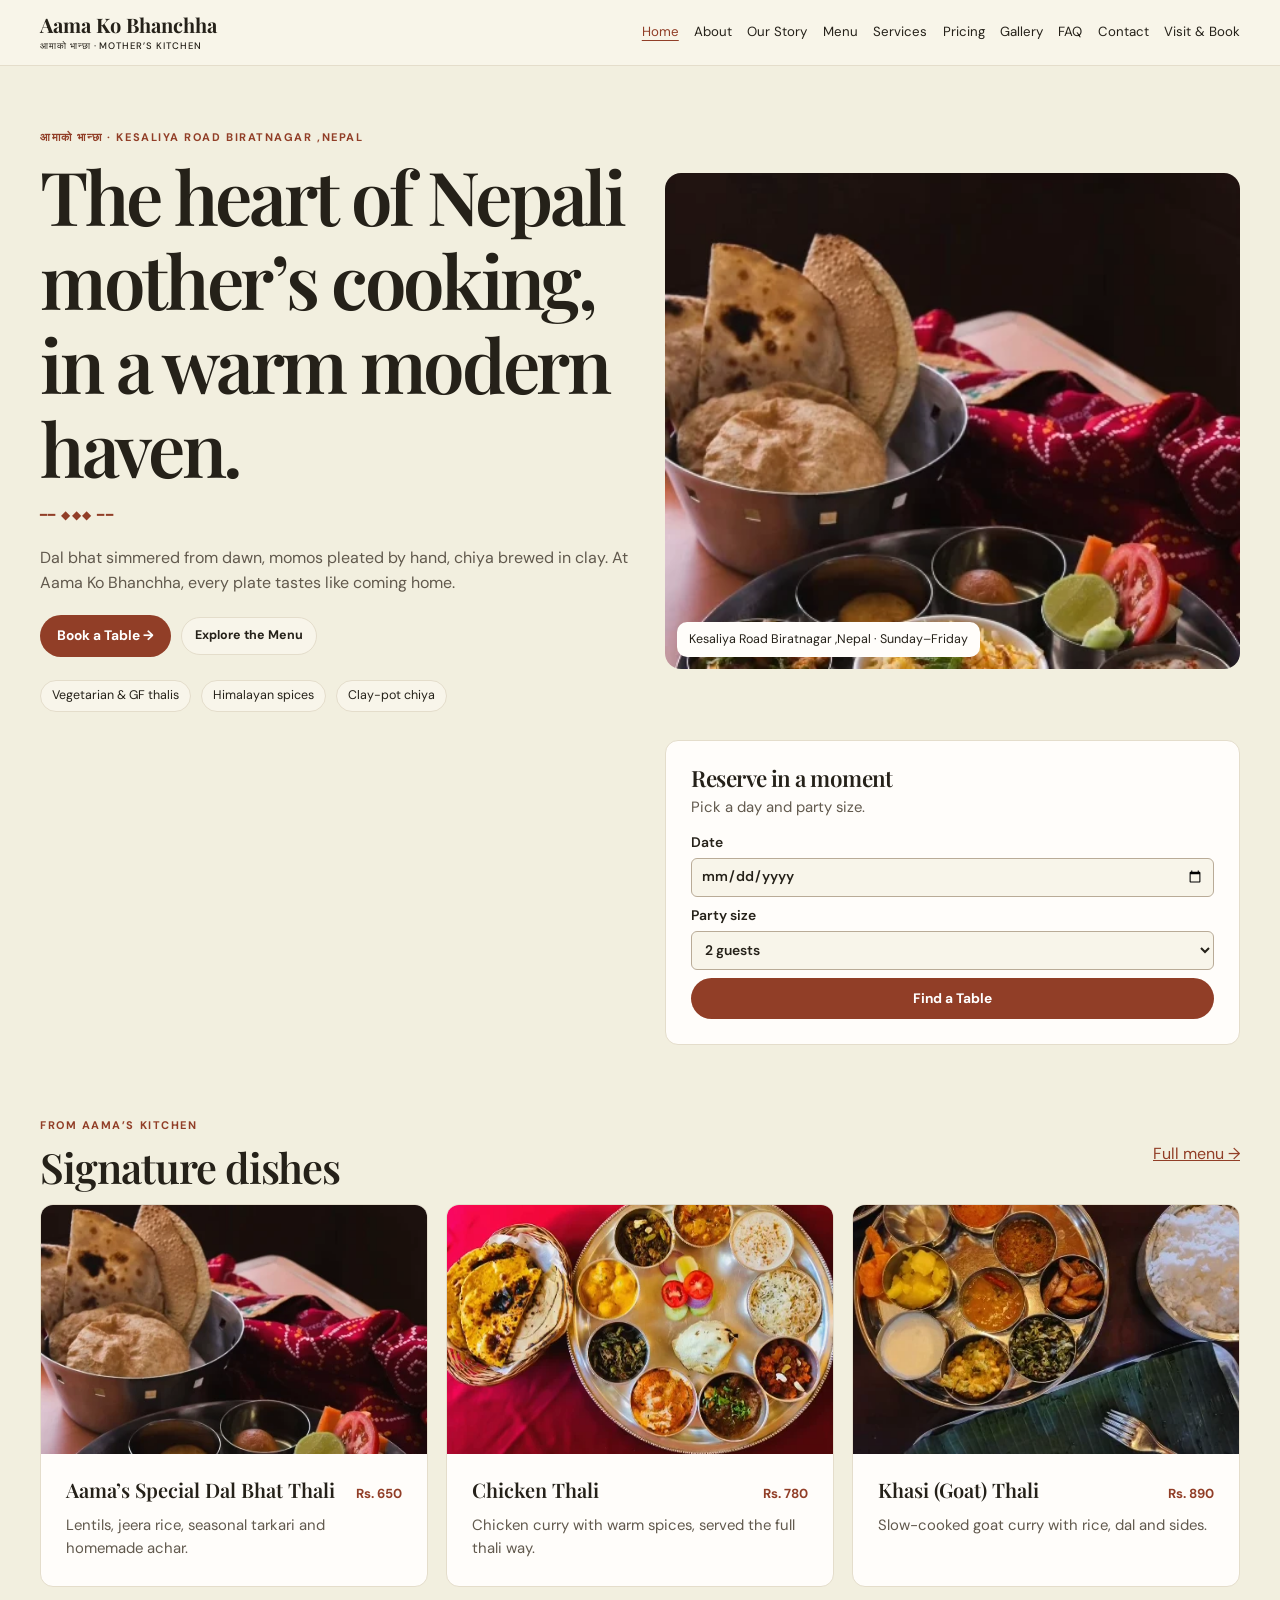
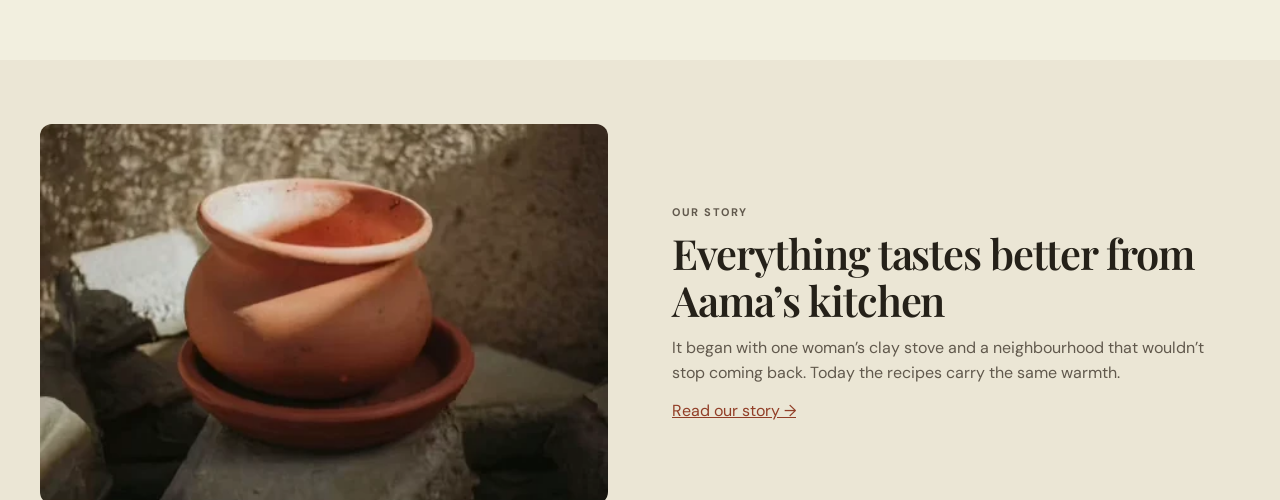
<file: index.html>
﻿<!doctype html>
<html lang="en">
<head>
  <meta charset="utf-8">
  <title>Aama Ko Bhanchha</title>
  <meta http-equiv="refresh" content="0; url=./public/">
</head>
<body>
  <a href="./public/">Open Aama Ko Bhanchha</a>
</body>
</html>
</file>
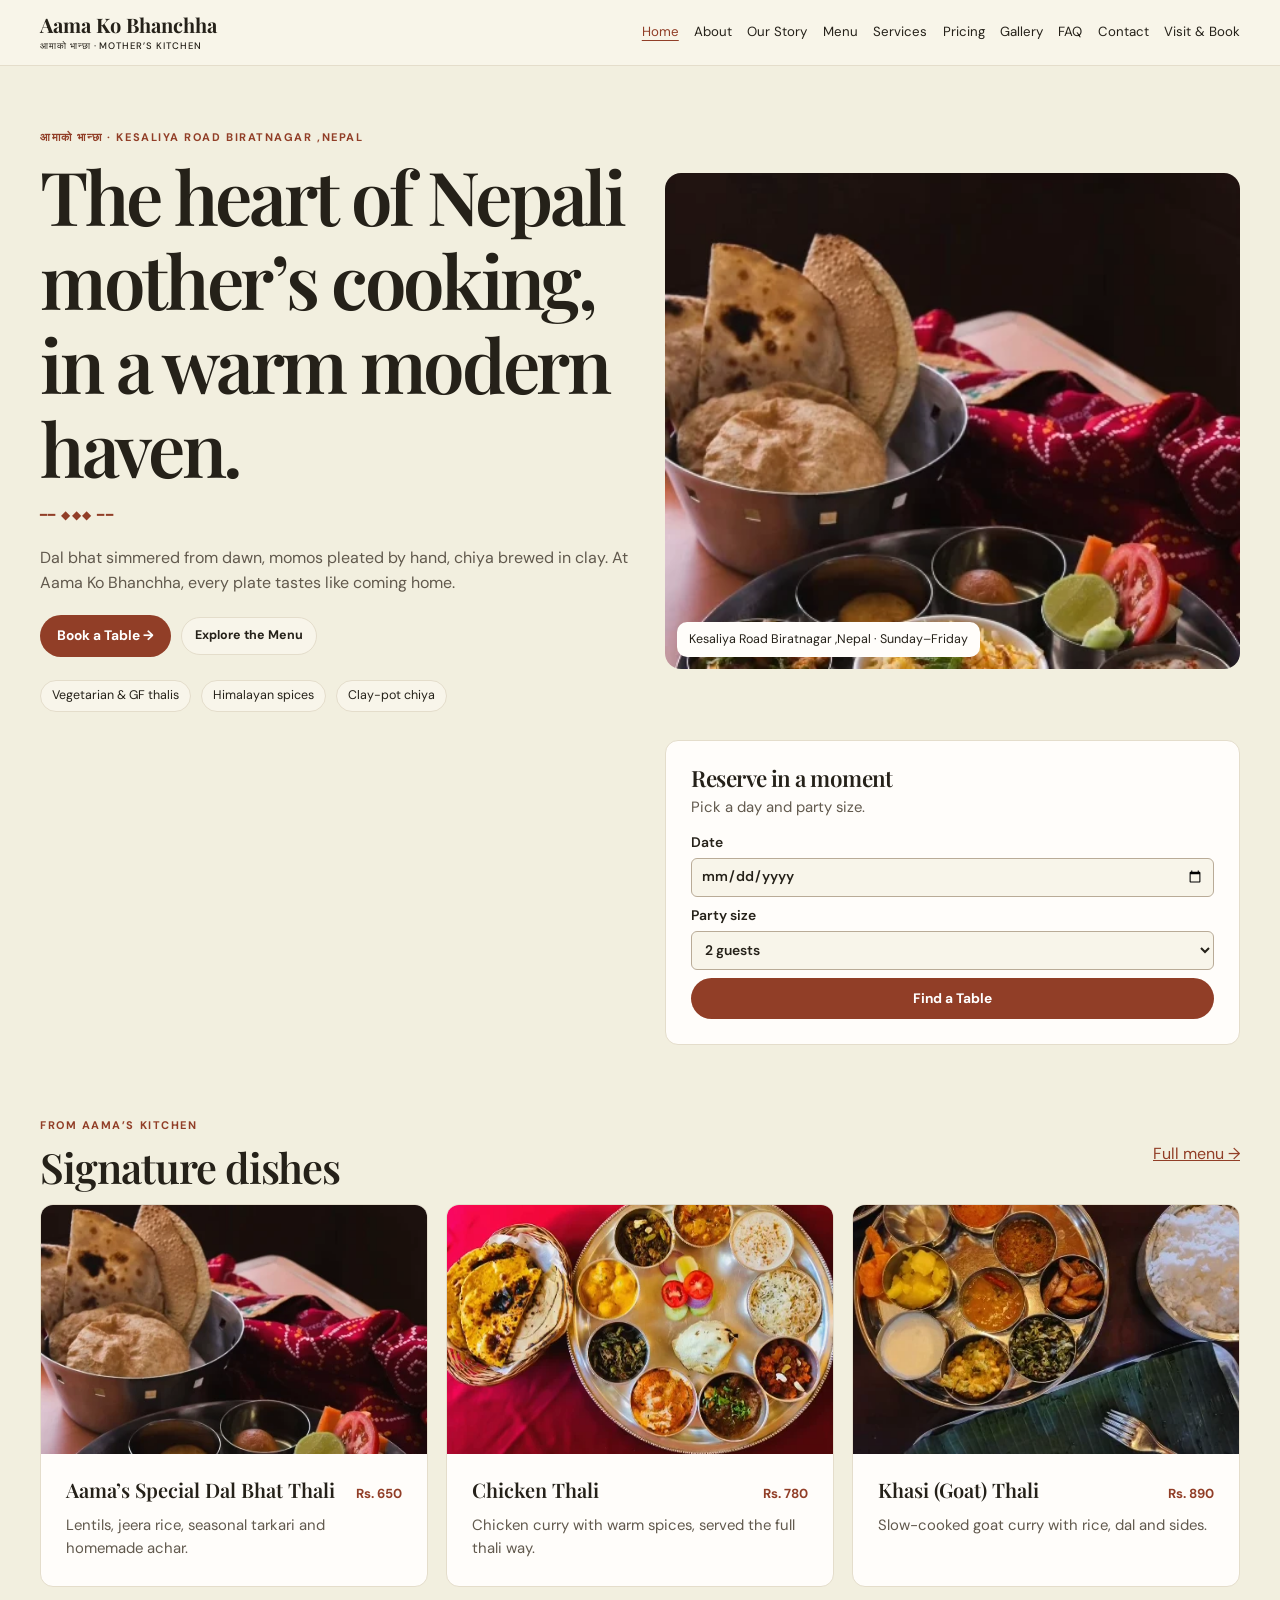
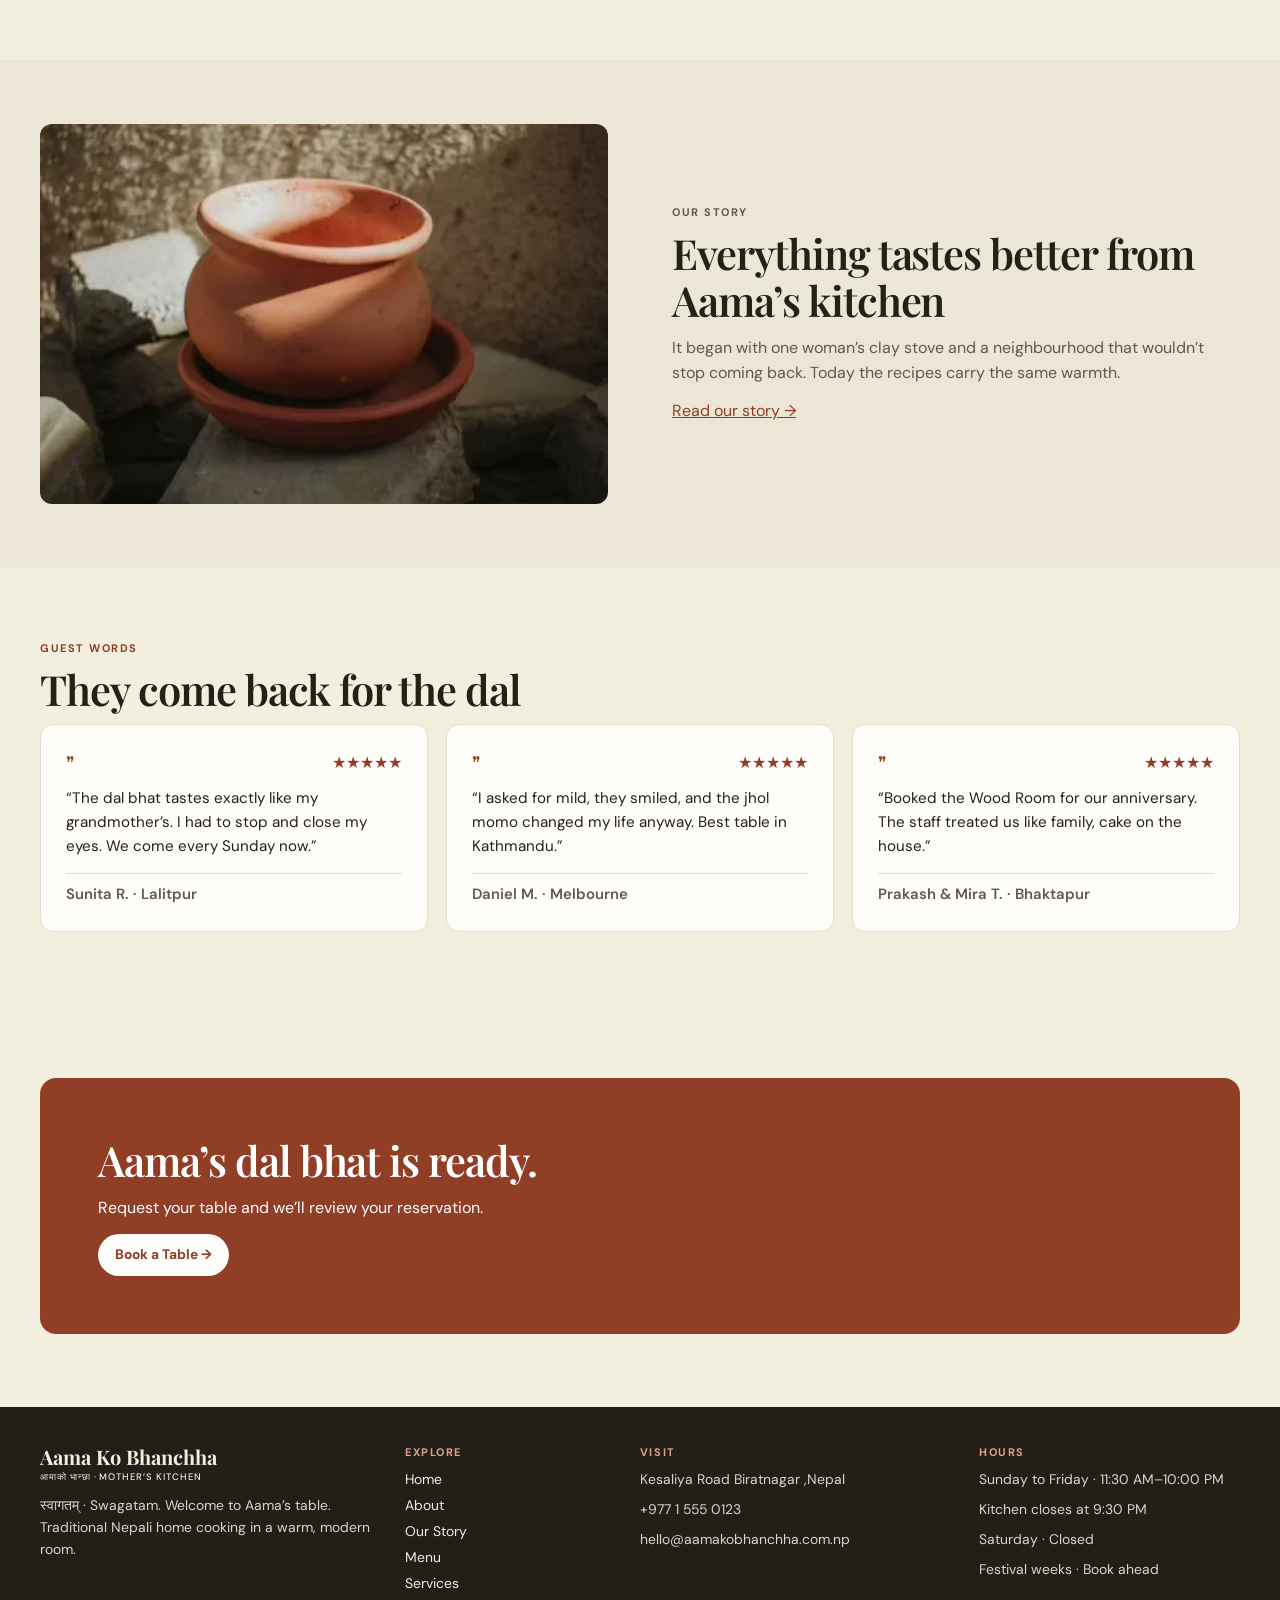
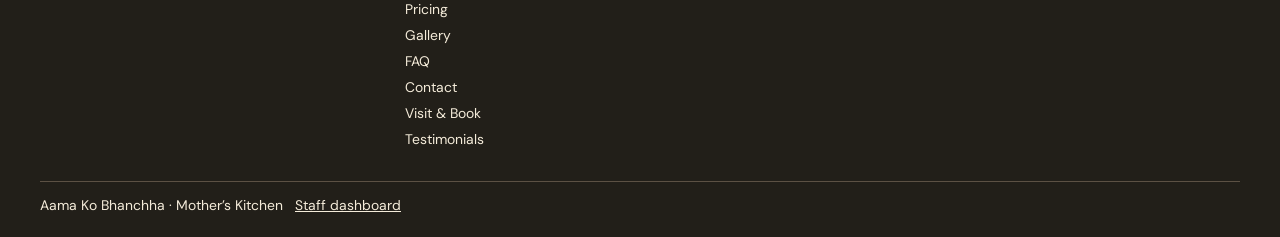
<file: public/index.html>
<!doctype html>
<html lang="en">
<head>
<meta charset="utf-8">
<meta name="viewport" content="width=device-width, initial-scale=1">
<meta name="description" content="Aama Ko Bhanchha. Traditional Nepali home cooking and table reservations.">
<title>Home | Aama Ko Bhanchha</title>
<link rel="stylesheet" href="style.css">
<script src="interface.js" defer></script>

</head>
<body>
<header class="top"><div class="top-inner"><a class="brand" href="index.html">Aama Ko Bhanchha<span><span lang="ne">आमाको भान्छा</span> · Mother’s Kitchen</span></a><nav class="desktop-nav" aria-label="Main"><a href="index.html" aria-current="page">Home</a><a href="about.html">About</a><a href="our-story.html">Our Story</a><a href="menu.html">Menu</a><a href="services.html">Services</a><a href="pricing.html">Pricing</a><a href="gallery.html">Gallery</a><a href="faq.html">FAQ</a><a href="contact.html">Contact</a><a href="visit-book.html">Visit &amp; Book</a></nav><button class="menu-toggle" type="button" aria-label="Open menu" aria-controls="mobile-menu">☰</button></div></header>
<dialog id="mobile-menu"><div class="drawer-head"><a class="brand" href="index.html">Aama Ko Bhanchha<span><span lang="ne">आमाको भान्छा</span> · Mother’s Kitchen</span></a><form method="dialog"><button aria-label="Close menu">×</button></form></div><nav aria-label="Mobile navigation"><a href="index.html" aria-current="page">Home</a><a href="about.html">About</a><a href="our-story.html">Our Story</a><a href="menu.html">Menu</a><a href="services.html">Services</a><a href="pricing.html">Pricing</a><a href="gallery.html">Gallery</a><a href="faq.html">FAQ</a><a href="contact.html">Contact</a><a href="visit-book.html">Visit &amp; Book</a><a href="index.html#testimonials">Testimonials</a><a class="button" href="visit-book.html">Book a Table →</a></nav></dialog>
<main>
<section class="wrap hero-grid">
<div class="hero-copy"><p class="eyebrow"><span lang="ne">आमाको भान्छा</span> · Kesaliya Road Biratnagar ,Nepal</p>
<h1>The heart of Nepali mother’s cooking, in a warm modern haven.</h1><div class="ornament" aria-hidden="true">━━ ◆◆◆ ━━</div>
<p>Dal bhat simmered from dawn, momos pleated by hand, chiya brewed in clay. At Aama Ko Bhanchha, every plate tastes like coming home.</p>
<div class="actions"><a class="button" href="visit-book.html">Book a Table →</a><a class="secondary" href="menu.html">Explore the Menu</a></div>
<div class="chips"><span>Vegetarian &amp; GF thalis</span><span>Himalayan spices</span><span>Clay-pot chiya</span></div></div>
<figure class="hero-photo"><img src="feast.webp" alt="Traditional Nepali meal served in brass dishes" loading="lazy"><figcaption>Kesaliya Road Biratnagar ,Nepal · Sunday–Friday</figcaption></figure>
<form class="card card-body quick-book" action="visit-book.html"><h2>Reserve in a moment</h2><p>Pick a day and party size.</p><label>Date<input type="date" name="date" required></label><label>Party size<select name="guests"><option value="1">1 guest</option><option value="2" selected>2 guests</option><option value="3">3 guests</option><option value="4">4 guests</option><option value="5">5 guests</option><option value="6">6 guests</option><option value="7">7 guests</option><option value="8">8 guests</option><option value="9">9 guests</option><option value="10">10 guests</option><option value="11">11 guests</option><option value="12">12 guests</option></select></label><button class="button">Find a Table</button></form>
</section>
<section class="wrap section"><div class="section-head"><div><p class="eyebrow">From Aama’s kitchen</p><h2>Signature dishes</h2></div><a href="menu.html">Full menu →</a></div><div class="cards"><article class="card"><img src="feast.webp" alt="Nepali brass thali with flatbread" loading="lazy"><div class="card-body"><h3>Aama’s Special Dal Bhat Thali <small class="price">Rs. 650</small></h3><p>Lentils, jeera rice, seasonal tarkari and homemade achar.</p></div></article><article class="card"><img src="chicken.webp" alt="Chicken thali on a red tablecloth" loading="lazy"><div class="card-body"><h3>Chicken Thali <small class="price">Rs. 780</small></h3><p>Chicken curry with warm spices, served the full thali way.</p></div></article><article class="card"><img src="brass.webp" alt="Brass thali with rice and side dishes" loading="lazy"><div class="card-body"><h3>Khasi (Goat) Thali <small class="price">Rs. 890</small></h3><p>Slow-cooked goat curry with rice, dal and sides.</p></div></article></div></section>
<section class="band"><div class="wrap story-grid"><img src="clay.webp" alt="Traditional Nepali clay pot" loading="lazy"><div><p class="eyebrow">Our Story</p><h2>Everything tastes better from Aama’s kitchen</h2><p>It began with one woman’s clay stove and a neighbourhood that wouldn’t stop coming back. Today the recipes carry the same warmth.</p><a href="our-story.html">Read our story →</a></div></div></section>
<section id="testimonials" class="wrap section"><p class="eyebrow">Guest words</p><h2>They come back for the dal</h2><div class="cards"><article class="card card-body review"><div aria-label="5 stars">❞ <span aria-hidden="true">★★★★★</span></div><blockquote>“The dal bhat tastes exactly like my grandmother’s. I had to stop and close my eyes. We come every Sunday now.”</blockquote><p>Sunita R. · Lalitpur</p></article><article class="card card-body review"><div aria-label="5 stars">❞ <span aria-hidden="true">★★★★★</span></div><blockquote>“I asked for mild, they smiled, and the jhol momo changed my life anyway. Best table in Kathmandu.”</blockquote><p>Daniel M. · Melbourne</p></article><article class="card card-body review"><div aria-label="5 stars">❞ <span aria-hidden="true">★★★★★</span></div><blockquote>“Booked the Wood Room for our anniversary. The staff treated us like family, cake on the house.”</blockquote><p>Prakash &amp; Mira T. · Bhaktapur</p></article></div></section>
<section class="wrap section"><div class="booking-banner"><h2>Aama’s dal bhat is ready.</h2><p>Request your table and we’ll review your reservation.</p><a class="button" href="visit-book.html">Book a Table →</a></div></section></main>
<footer class="site-footer"><div class="footer-grid">
<div><a class="brand" href="index.html">Aama Ko Bhanchha<span><span lang="ne">आमाको भान्छा</span> · Mother’s Kitchen</span></a><p><span lang="ne">स्वागतम्</span> · Swagatam. Welcome to Aama’s table. Traditional Nepali home cooking in a warm, modern room.</p></div>
<div><h2 class="eyebrow">Explore</h2><nav aria-label="Footer"><a href="index.html">Home</a><a href="about.html">About</a><a href="our-story.html">Our Story</a><a href="menu.html">Menu</a><a href="services.html">Services</a><a href="pricing.html">Pricing</a><a href="gallery.html">Gallery</a><a href="faq.html">FAQ</a><a href="contact.html">Contact</a><a href="visit-book.html">Visit &amp; Book</a><a href="index.html#testimonials">Testimonials</a></nav></div>
<div><h2 class="eyebrow">Visit</h2><p>Kesaliya Road Biratnagar ,Nepal</p><p><a href="tel:+97715550123">+977 1 555 0123</a></p><p><a href="mailto:hello@aamakobhanchha.com.np">hello@aamakobhanchha.com.np</a></p></div><div><h2 class="eyebrow">Hours</h2><p>Sunday to Friday · 11:30 AM–10:00 PM</p><p>Kitchen closes at 9:30 PM</p><p>Saturday · Closed</p><p>Festival weeks · Book ahead</p></div></div>
<div class="footer-bottom">Aama Ko Bhanchha · Mother’s Kitchen <a href="staff.html">Staff dashboard</a></div></footer>
</body>
</html>
</file>
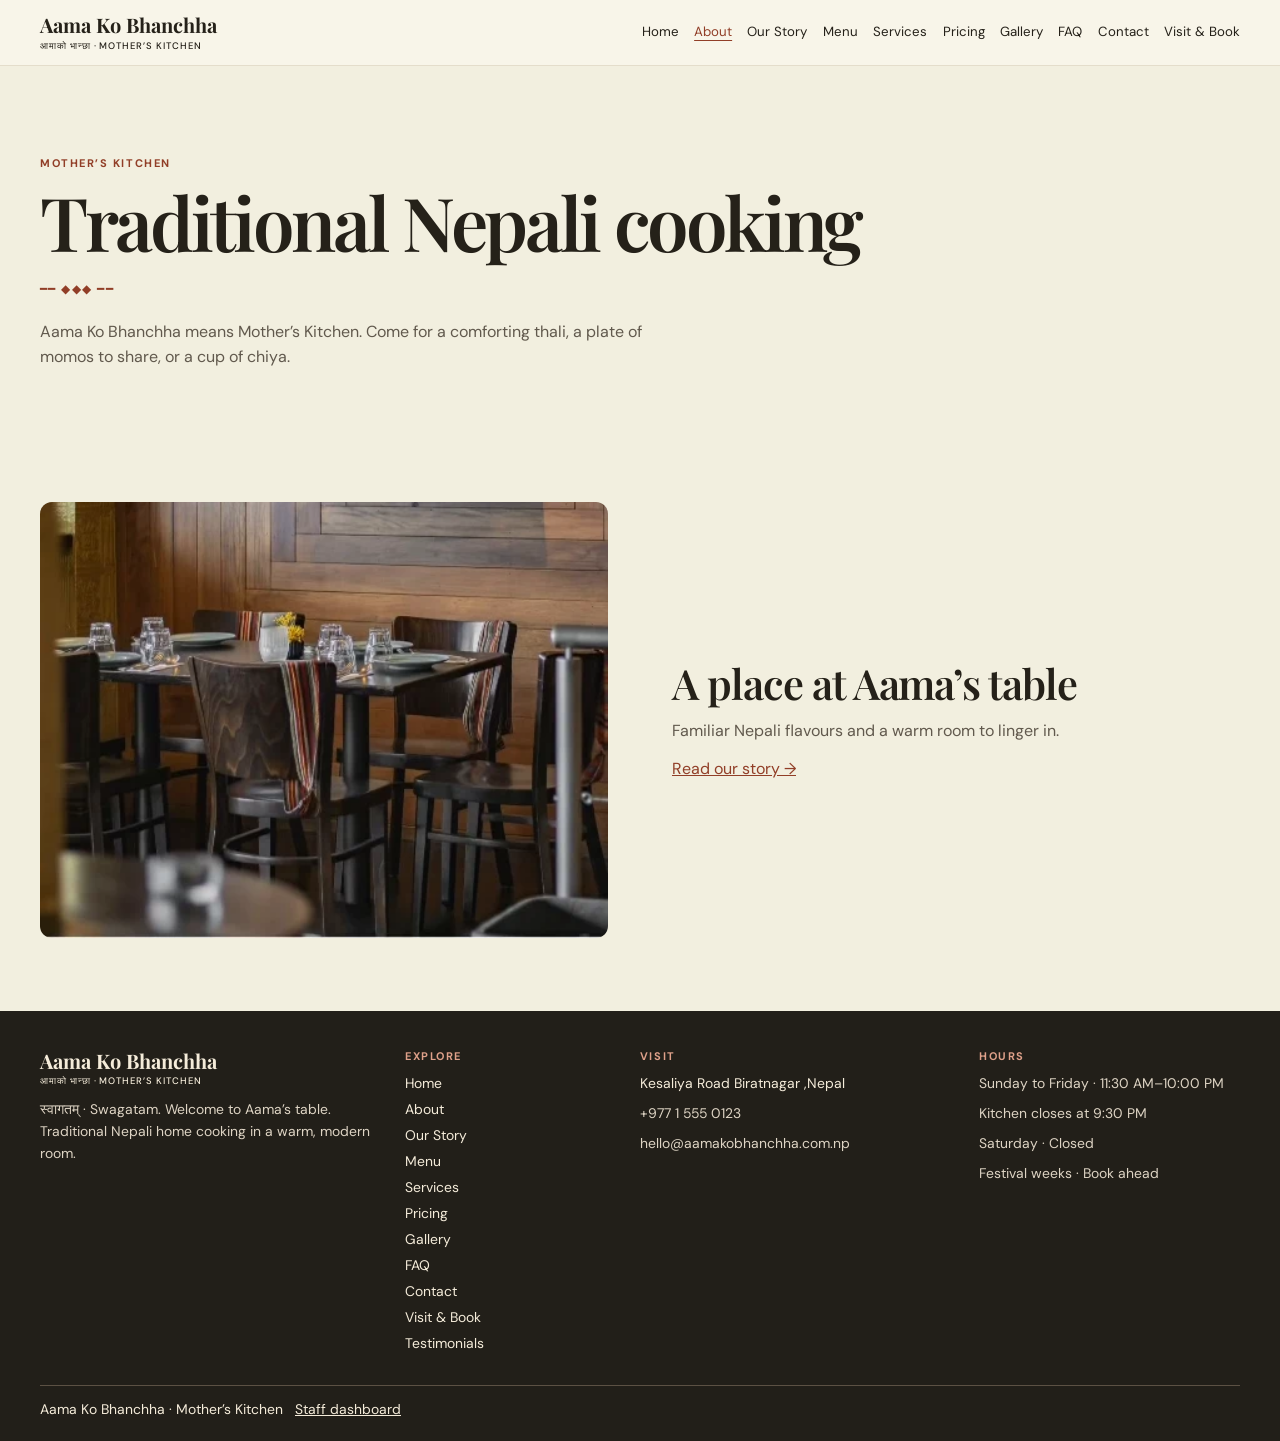
<file: public/about.html>
<!doctype html>
<html lang="en">
<head>
<meta charset="utf-8">
<meta name="viewport" content="width=device-width, initial-scale=1">
<meta name="description" content="Aama Ko Bhanchha. Traditional Nepali home cooking and table reservations.">
<title>About | Aama Ko Bhanchha</title>
<link rel="stylesheet" href="style.css">
<script src="interface.js" defer></script>

</head>
<body>
<header class="top"><div class="top-inner"><a class="brand" href="index.html">Aama Ko Bhanchha<span><span lang="ne">आमाको भान्छा</span> · Mother’s Kitchen</span></a><nav class="desktop-nav" aria-label="Main"><a href="index.html">Home</a><a href="about.html" aria-current="page">About</a><a href="our-story.html">Our Story</a><a href="menu.html">Menu</a><a href="services.html">Services</a><a href="pricing.html">Pricing</a><a href="gallery.html">Gallery</a><a href="faq.html">FAQ</a><a href="contact.html">Contact</a><a href="visit-book.html">Visit &amp; Book</a></nav><button class="menu-toggle" type="button" aria-label="Open menu" aria-controls="mobile-menu">☰</button></div></header>
<dialog id="mobile-menu"><div class="drawer-head"><a class="brand" href="index.html">Aama Ko Bhanchha<span><span lang="ne">आमाको भान्छा</span> · Mother’s Kitchen</span></a><form method="dialog"><button aria-label="Close menu">×</button></form></div><nav aria-label="Mobile navigation"><a href="index.html">Home</a><a href="about.html" aria-current="page">About</a><a href="our-story.html">Our Story</a><a href="menu.html">Menu</a><a href="services.html">Services</a><a href="pricing.html">Pricing</a><a href="gallery.html">Gallery</a><a href="faq.html">FAQ</a><a href="contact.html">Contact</a><a href="visit-book.html">Visit &amp; Book</a><a href="index.html#testimonials">Testimonials</a><a class="button" href="visit-book.html">Book a Table →</a></nav></dialog>
<main><section class="intro"><p class="eyebrow">Mother’s Kitchen</p><h1>Traditional Nepali cooking</h1><div class="ornament" aria-hidden="true">━━ ◆◆◆ ━━</div><p>Aama Ko Bhanchha means Mother’s Kitchen. Come for a comforting thali, a plate of momos to share, or a cup of chiya.</p></section><section class="wrap section story-grid"><img src="room.webp" alt="Warm wood dining room" loading="lazy"><div><h2>A place at Aama’s table</h2><p>Familiar Nepali flavours and a warm room to linger in.</p><a href="our-story.html">Read our story →</a></div></section></main>
<footer class="site-footer"><div class="footer-grid">
<div><a class="brand" href="index.html">Aama Ko Bhanchha<span><span lang="ne">आमाको भान्छा</span> · Mother’s Kitchen</span></a><p><span lang="ne">स्वागतम्</span> · Swagatam. Welcome to Aama’s table. Traditional Nepali home cooking in a warm, modern room.</p></div>
<div><h2 class="eyebrow">Explore</h2><nav aria-label="Footer"><a href="index.html">Home</a><a href="about.html">About</a><a href="our-story.html">Our Story</a><a href="menu.html">Menu</a><a href="services.html">Services</a><a href="pricing.html">Pricing</a><a href="gallery.html">Gallery</a><a href="faq.html">FAQ</a><a href="contact.html">Contact</a><a href="visit-book.html">Visit &amp; Book</a><a href="index.html#testimonials">Testimonials</a></nav></div>
<div><h2 class="eyebrow">Visit</h2><p></p> Kesaliya Road Biratnagar ,Nepal</p><p><a href="tel:+97715550123">+977 1 555 0123</a></p><p><a href="mailto:hello@aamakobhanchha.com.np">hello@aamakobhanchha.com.np</a></p></div><div><h2 class="eyebrow">Hours</h2><p>Sunday to Friday · 11:30 AM–10:00 PM</p><p>Kitchen closes at 9:30 PM</p><p>Saturday · Closed</p><p>Festival weeks · Book ahead</p></div></div>
<div class="footer-bottom">Aama Ko Bhanchha · Mother’s Kitchen <a href="staff.html">Staff dashboard</a></div></footer>
</body>
</html>
</file>
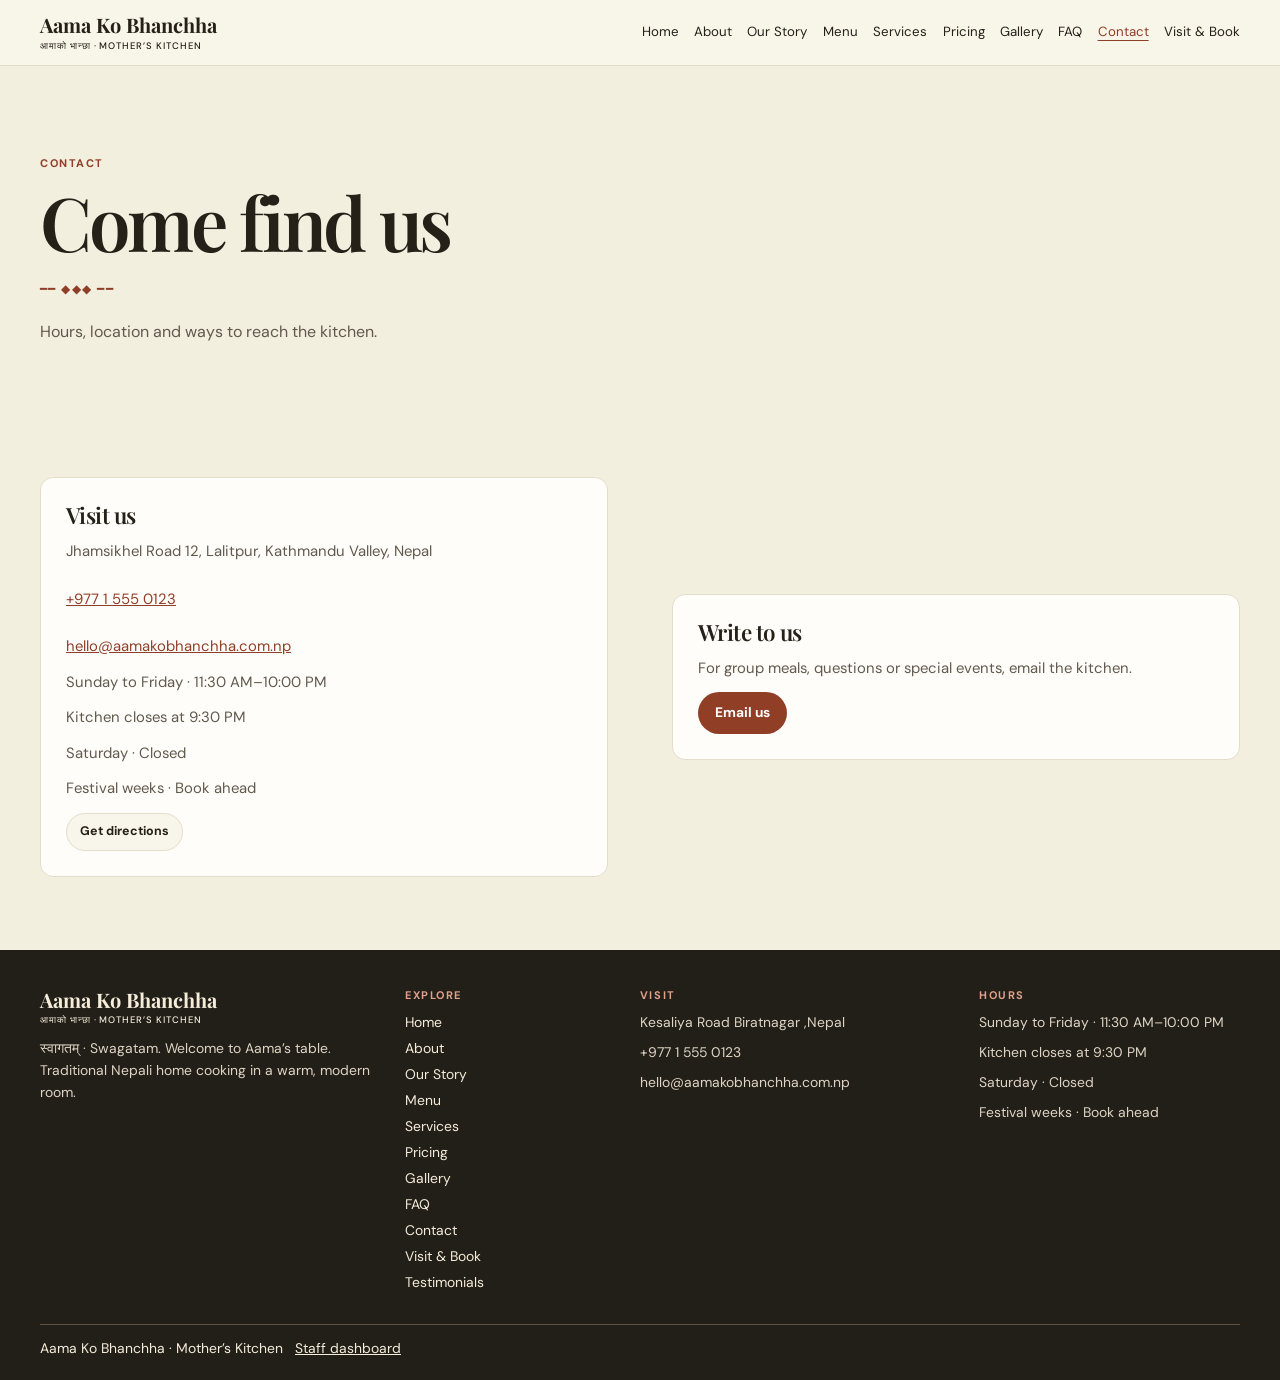
<file: public/contact.html>
<!doctype html>
<html lang="en">
<head>
<meta charset="utf-8">
<meta name="viewport" content="width=device-width, initial-scale=1">
<meta name="description" content="Aama Ko Bhanchha. Traditional Nepali home cooking and table reservations.">
<title>Contact | Aama Ko Bhanchha</title>
<link rel="stylesheet" href="style.css">
<script src="interface.js" defer></script>

</head>
<body>
<header class="top"><div class="top-inner"><a class="brand" href="index.html">Aama Ko Bhanchha<span><span lang="ne">आमाको भान्छा</span> · Mother’s Kitchen</span></a><nav class="desktop-nav" aria-label="Main"><a href="index.html">Home</a><a href="about.html">About</a><a href="our-story.html">Our Story</a><a href="menu.html">Menu</a><a href="services.html">Services</a><a href="pricing.html">Pricing</a><a href="gallery.html">Gallery</a><a href="faq.html">FAQ</a><a href="contact.html" aria-current="page">Contact</a><a href="visit-book.html">Visit &amp; Book</a></nav><button class="menu-toggle" type="button" aria-label="Open menu" aria-controls="mobile-menu">☰</button></div></header>
<dialog id="mobile-menu"><div class="drawer-head"><a class="brand" href="index.html">Aama Ko Bhanchha<span><span lang="ne">आमाको भान्छा</span> · Mother’s Kitchen</span></a><form method="dialog"><button aria-label="Close menu">×</button></form></div><nav aria-label="Mobile navigation"><a href="index.html">Home</a><a href="about.html">About</a><a href="our-story.html">Our Story</a><a href="menu.html">Menu</a><a href="services.html">Services</a><a href="pricing.html">Pricing</a><a href="gallery.html">Gallery</a><a href="faq.html">FAQ</a><a href="contact.html" aria-current="page">Contact</a><a href="visit-book.html">Visit &amp; Book</a><a href="index.html#testimonials">Testimonials</a><a class="button" href="visit-book.html">Book a Table →</a></nav></dialog>
<main><section class="intro"><p class="eyebrow">Contact</p><h1>Come find us</h1><div class="ornament" aria-hidden="true">━━ ◆◆◆ ━━</div><p>Hours, location and ways to reach the kitchen.</p></section><section class="wrap section story-grid"><div class="card card-body"><h2>Visit us</h2><p>Jhamsikhel Road 12, Lalitpur, Kathmandu Valley, Nepal</p><p><a href="tel:+97715550123">+977 1 555 0123</a></p><p><a href="mailto:hello@aamakobhanchha.com.np">hello@aamakobhanchha.com.np</a></p><p>Sunday to Friday · 11:30 AM–10:00 PM</p><p>Kitchen closes at 9:30 PM</p><p>Saturday · Closed</p><p>Festival weeks · Book ahead</p><a class="secondary" href="https://www.google.com/maps/search/?api=1&amp;query=Jhamsikhel+Road+Lalitpur+Nepal">Get directions</a></div><div class="card card-body"><h2>Write to us</h2><p>For group meals, questions or special events, email the kitchen.</p><a class="button" href="mailto:hello@aamakobhanchha.com.np">Email us</a></div></section></main>
<footer class="site-footer"><div class="footer-grid">
<div><a class="brand" href="index.html">Aama Ko Bhanchha<span><span lang="ne">आमाको भान्छा</span> · Mother’s Kitchen</span></a><p><span lang="ne">स्वागतम्</span> · Swagatam. Welcome to Aama’s table. Traditional Nepali home cooking in a warm, modern room.</p></div>
<div><h2 class="eyebrow">Explore</h2><nav aria-label="Footer"><a href="index.html">Home</a><a href="about.html">About</a><a href="our-story.html">Our Story</a><a href="menu.html">Menu</a><a href="services.html">Services</a><a href="pricing.html">Pricing</a><a href="gallery.html">Gallery</a><a href="faq.html">FAQ</a><a href="contact.html">Contact</a><a href="visit-book.html">Visit &amp; Book</a><a href="index.html#testimonials">Testimonials</a></nav></div>
<div><h2 class="eyebrow">Visit</h2><p>Kesaliya Road Biratnagar ,Nepal</p><p><a href="tel:+97715550123">+977 1 555 0123</a></p><p><a href="mailto:hello@aamakobhanchha.com.np">hello@aamakobhanchha.com.np</a></p></div><div><h2 class="eyebrow">Hours</h2><p>Sunday to Friday · 11:30 AM–10:00 PM</p><p>Kitchen closes at 9:30 PM</p><p>Saturday · Closed</p><p>Festival weeks · Book ahead</p></div></div>
<div class="footer-bottom">Aama Ko Bhanchha · Mother’s Kitchen <a href="staff.html">Staff dashboard</a></div></footer>
</body>
</html>
</file>
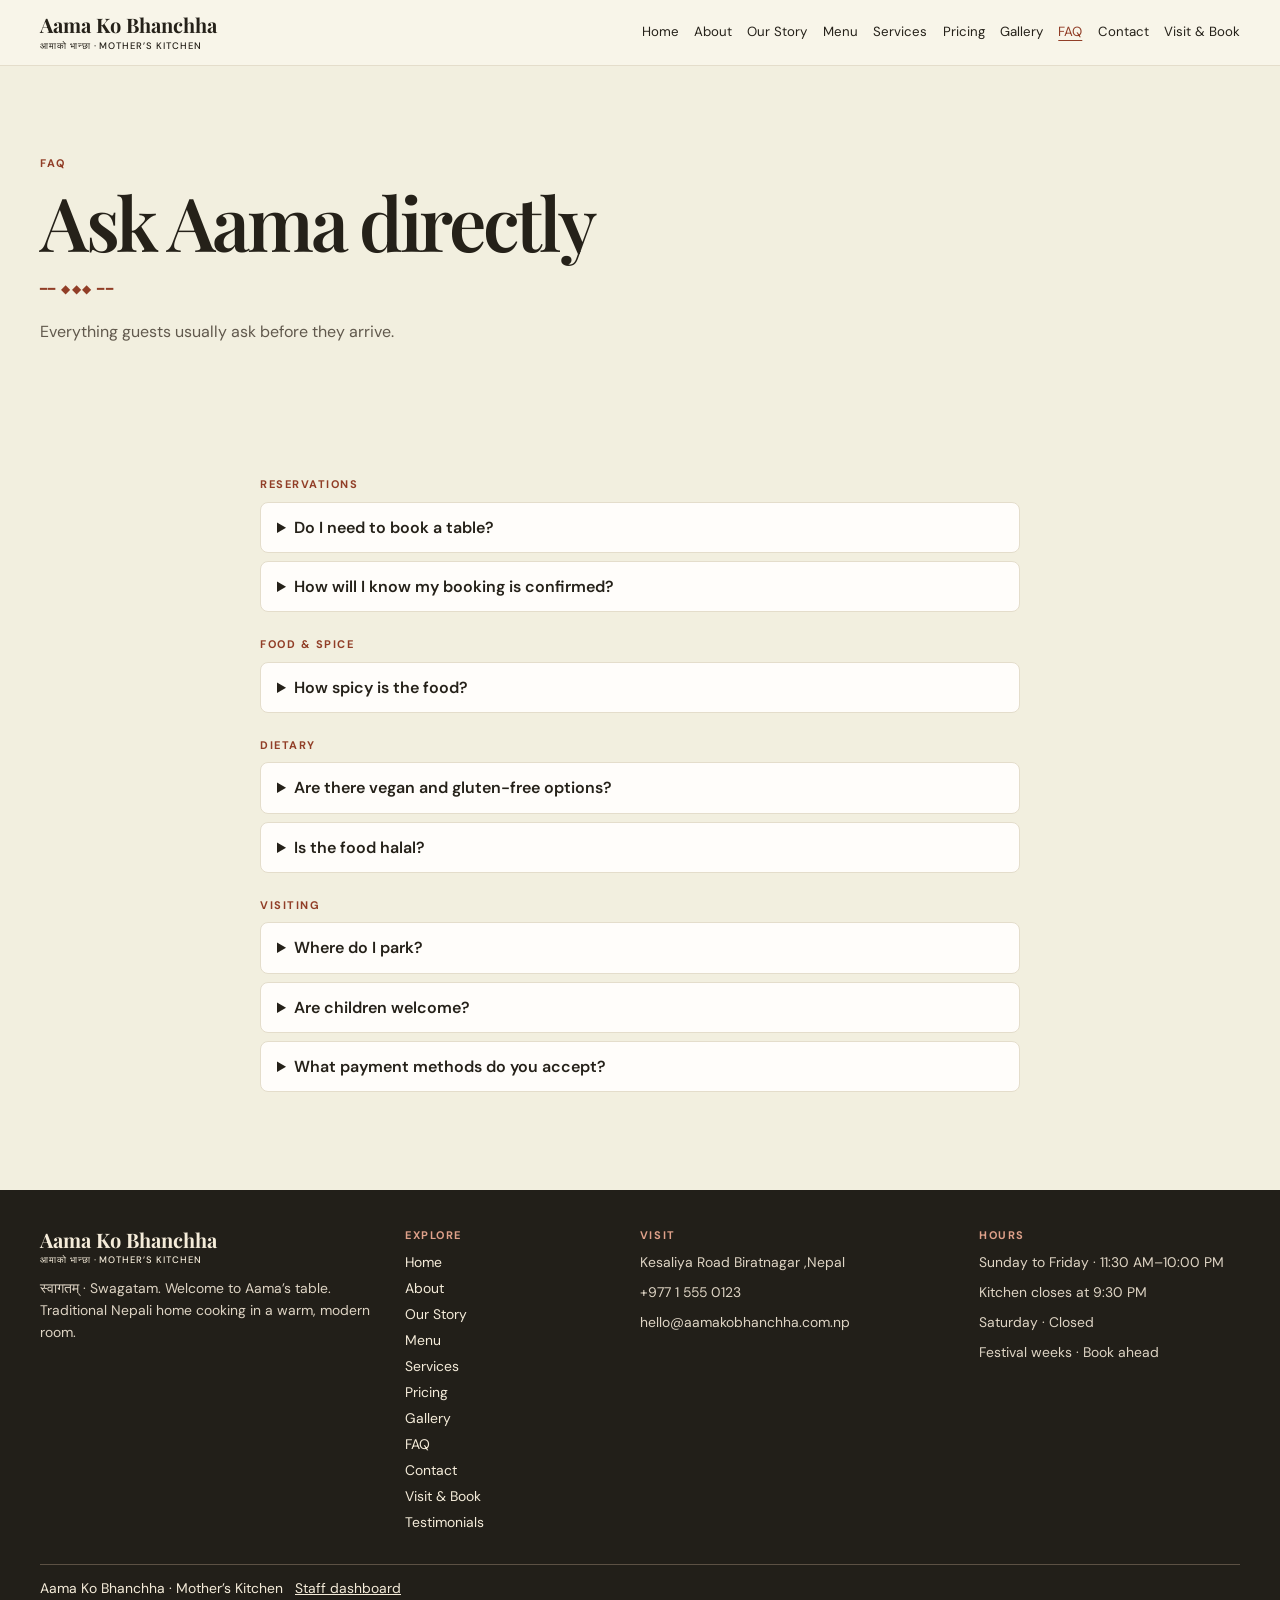
<file: public/faq.html>
<!doctype html>
<html lang="en">
<head>
<meta charset="utf-8">
<meta name="viewport" content="width=device-width, initial-scale=1">
<meta name="description" content="Aama Ko Bhanchha. Traditional Nepali home cooking and table reservations.">
<title>FAQ | Aama Ko Bhanchha</title>
<link rel="stylesheet" href="style.css">
<script src="interface.js" defer></script>

</head>
<body>
<header class="top"><div class="top-inner"><a class="brand" href="index.html">Aama Ko Bhanchha<span><span lang="ne">आमाको भान्छा</span> · Mother’s Kitchen</span></a><nav class="desktop-nav" aria-label="Main"><a href="index.html">Home</a><a href="about.html">About</a><a href="our-story.html">Our Story</a><a href="menu.html">Menu</a><a href="services.html">Services</a><a href="pricing.html">Pricing</a><a href="gallery.html">Gallery</a><a href="faq.html" aria-current="page">FAQ</a><a href="contact.html">Contact</a><a href="visit-book.html">Visit &amp; Book</a></nav><button class="menu-toggle" type="button" aria-label="Open menu" aria-controls="mobile-menu">☰</button></div></header>
<dialog id="mobile-menu"><div class="drawer-head"><a class="brand" href="index.html">Aama Ko Bhanchha<span><span lang="ne">आमाको भान्छा</span> · Mother’s Kitchen</span></a><form method="dialog"><button aria-label="Close menu">×</button></form></div><nav aria-label="Mobile navigation"><a href="index.html">Home</a><a href="about.html">About</a><a href="our-story.html">Our Story</a><a href="menu.html">Menu</a><a href="services.html">Services</a><a href="pricing.html">Pricing</a><a href="gallery.html">Gallery</a><a href="faq.html" aria-current="page">FAQ</a><a href="contact.html">Contact</a><a href="visit-book.html">Visit &amp; Book</a><a href="index.html#testimonials">Testimonials</a><a class="button" href="visit-book.html">Book a Table →</a></nav></dialog>
<main><section class="intro"><p class="eyebrow">FAQ</p><h1>Ask Aama directly</h1><div class="ornament" aria-hidden="true">━━ ◆◆◆ ━━</div><p>Everything guests usually ask before they arrive.</p></section><section class="wrap section prose"><section class="faq-group"><h2 class="eyebrow">Reservations</h2><details><summary>Do I need to book a table?</summary><p>You can request a table online, especially for a group or during festival weeks.</p></details><details><summary>How will I know my booking is confirmed?</summary><p>The booking form gives you a reference. Staff review requests and update the status to Approved or Declined.</p></details></section><section class="faq-group"><h2 class="eyebrow">Food &amp; Spice</h2><details><summary>How spicy is the food?</summary><p>Tell us your preference when ordering.</p></details></section><section class="faq-group"><h2 class="eyebrow">Dietary</h2><details><summary>Are there vegan and gluten-free options?</summary><p>Ask staff which dishes suit your dietary needs.</p></details><details><summary>Is the food halal?</summary><p>Please ask staff for current sourcing and certification details.</p></details></section><section class="faq-group"><h2 class="eyebrow">Visiting</h2><details><summary>Where do I park?</summary><p>Contact us for current directions and parking advice.</p></details><details><summary>Are children welcome?</summary><p>Yes, families are welcome.</p></details><details><summary>What payment methods do you accept?</summary><p>Ask staff about current card, cash and digital wallet options.</p></details></section></section></main>
<footer class="site-footer"><div class="footer-grid">
<div><a class="brand" href="index.html">Aama Ko Bhanchha<span><span lang="ne">आमाको भान्छा</span> · Mother’s Kitchen</span></a><p><span lang="ne">स्वागतम्</span> · Swagatam. Welcome to Aama’s table. Traditional Nepali home cooking in a warm, modern room.</p></div>
<div><h2 class="eyebrow">Explore</h2><nav aria-label="Footer"><a href="index.html">Home</a><a href="about.html">About</a><a href="our-story.html">Our Story</a><a href="menu.html">Menu</a><a href="services.html">Services</a><a href="pricing.html">Pricing</a><a href="gallery.html">Gallery</a><a href="faq.html">FAQ</a><a href="contact.html">Contact</a><a href="visit-book.html">Visit &amp; Book</a><a href="index.html#testimonials">Testimonials</a></nav></div>
<div><h2 class="eyebrow">Visit</h2><p>Kesaliya Road Biratnagar ,Nepal</p><p><a href="tel:+97715550123">+977 1 555 0123</a></p><p><a href="mailto:hello@aamakobhanchha.com.np">hello@aamakobhanchha.com.np</a></p></div><div><h2 class="eyebrow">Hours</h2><p>Sunday to Friday · 11:30 AM–10:00 PM</p><p>Kitchen closes at 9:30 PM</p><p>Saturday · Closed</p><p>Festival weeks · Book ahead</p></div></div>
<div class="footer-bottom">Aama Ko Bhanchha · Mother’s Kitchen <a href="staff.html">Staff dashboard</a></div></footer>
</body>
</html>
</file>
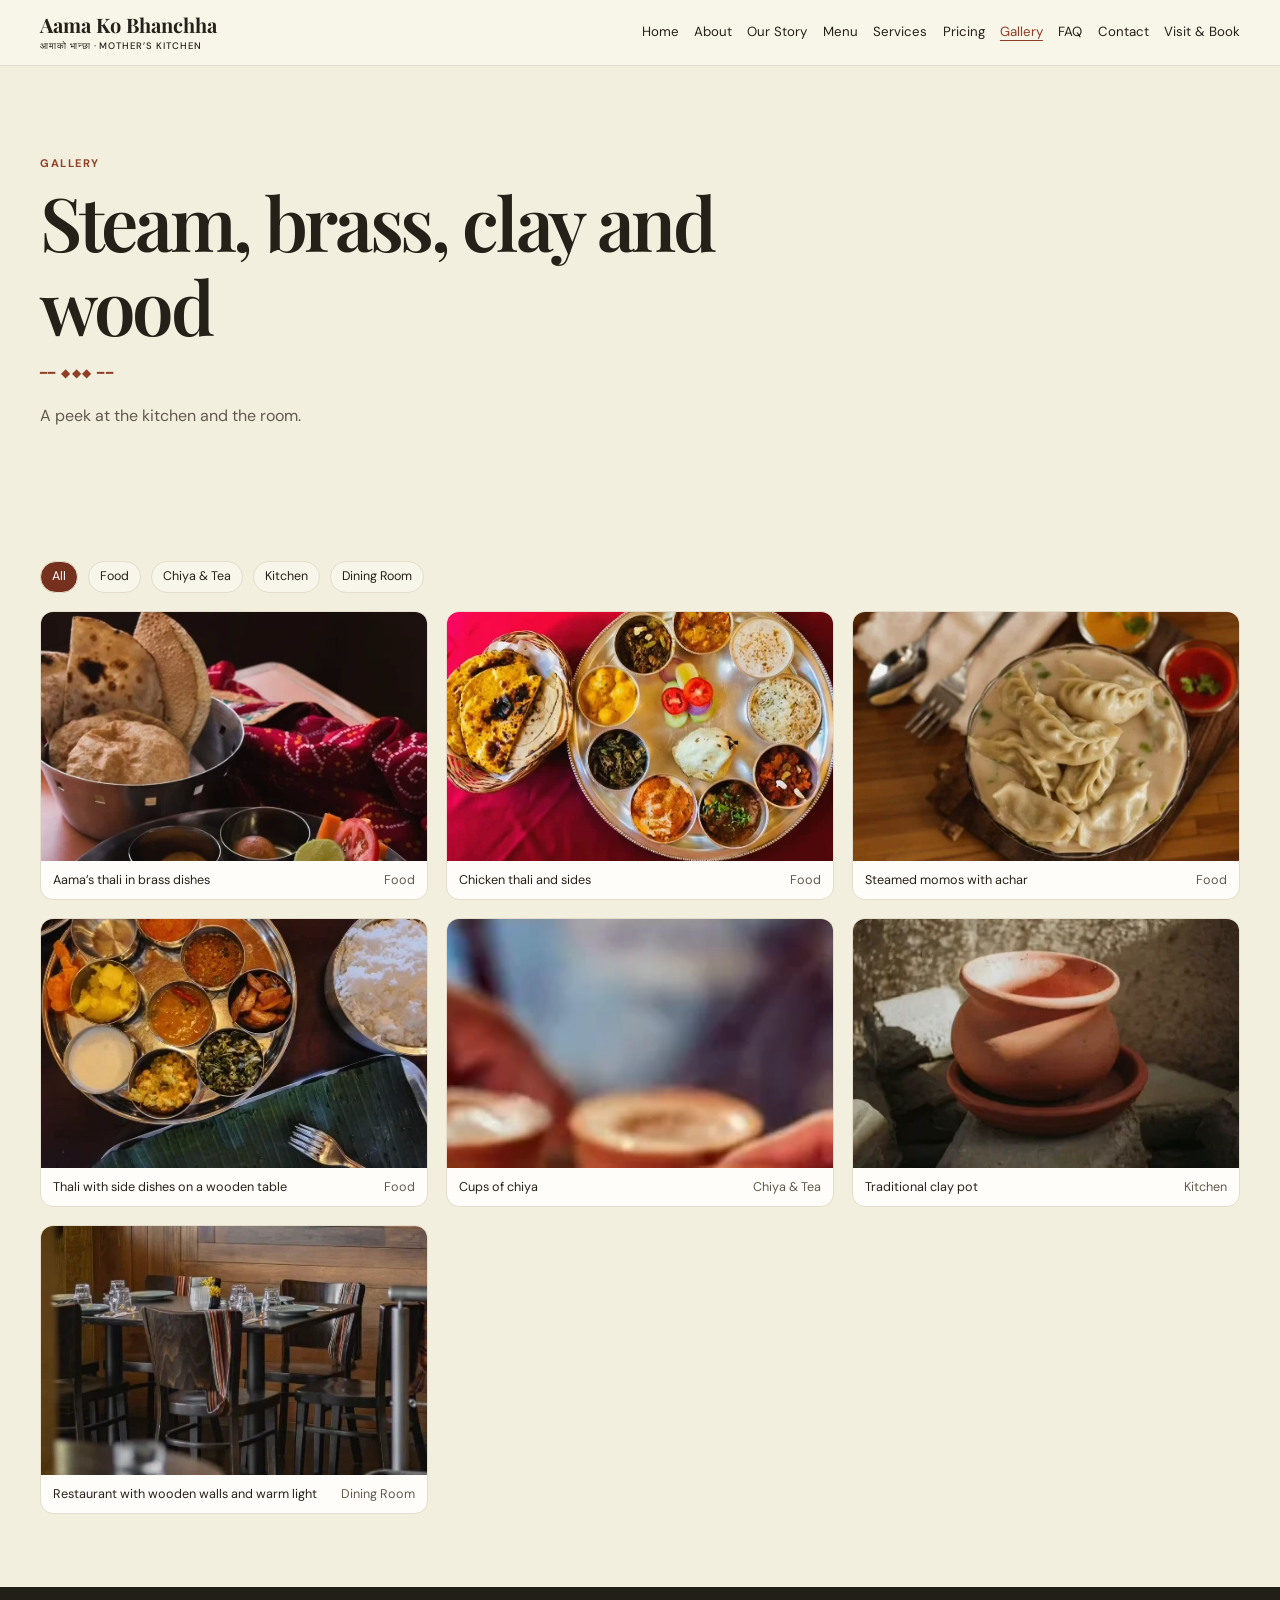
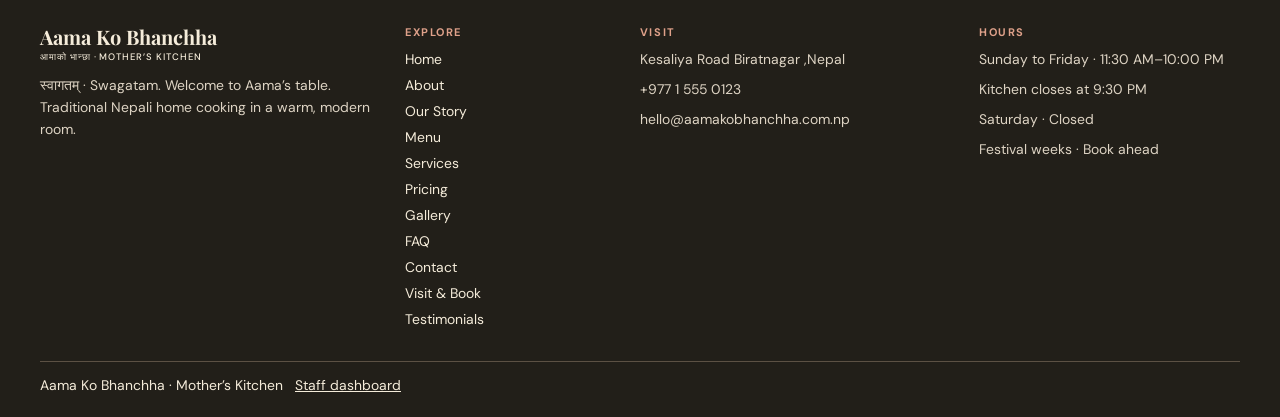
<file: public/gallery.html>
<!doctype html>
<html lang="en">
<head>
<meta charset="utf-8">
<meta name="viewport" content="width=device-width, initial-scale=1">
<meta name="description" content="Aama Ko Bhanchha. Traditional Nepali home cooking and table reservations.">
<title>Gallery | Aama Ko Bhanchha</title>
<link rel="stylesheet" href="style.css">
<script src="interface.js" defer></script>

</head>
<body>
<header class="top"><div class="top-inner"><a class="brand" href="index.html">Aama Ko Bhanchha<span><span lang="ne">आमाको भान्छा</span> · Mother’s Kitchen</span></a><nav class="desktop-nav" aria-label="Main"><a href="index.html">Home</a><a href="about.html">About</a><a href="our-story.html">Our Story</a><a href="menu.html">Menu</a><a href="services.html">Services</a><a href="pricing.html">Pricing</a><a href="gallery.html" aria-current="page">Gallery</a><a href="faq.html">FAQ</a><a href="contact.html">Contact</a><a href="visit-book.html">Visit &amp; Book</a></nav><button class="menu-toggle" type="button" aria-label="Open menu" aria-controls="mobile-menu">☰</button></div></header>
<dialog id="mobile-menu"><div class="drawer-head"><a class="brand" href="index.html">Aama Ko Bhanchha<span><span lang="ne">आमाको भान्छा</span> · Mother’s Kitchen</span></a><form method="dialog"><button aria-label="Close menu">×</button></form></div><nav aria-label="Mobile navigation"><a href="index.html">Home</a><a href="about.html">About</a><a href="our-story.html">Our Story</a><a href="menu.html">Menu</a><a href="services.html">Services</a><a href="pricing.html">Pricing</a><a href="gallery.html" aria-current="page">Gallery</a><a href="faq.html">FAQ</a><a href="contact.html">Contact</a><a href="visit-book.html">Visit &amp; Book</a><a href="index.html#testimonials">Testimonials</a><a class="button" href="visit-book.html">Book a Table →</a></nav></dialog>
<main><section class="intro"><p class="eyebrow">Gallery</p><h1>Steam, brass, clay and wood</h1><div class="ornament" aria-hidden="true">━━ ◆◆◆ ━━</div><p>A peek at the kitchen and the room.</p></section><section class="wrap section"><div class="pills" role="group" aria-label="Filter gallery"><button class="pill" type="button" data-filter="All" aria-pressed="true">All</button><button class="pill" type="button" data-filter="Food" aria-pressed="false">Food</button><button class="pill" type="button" data-filter="Chiya &amp; Tea" aria-pressed="false">Chiya &amp; Tea</button><button class="pill" type="button" data-filter="Kitchen" aria-pressed="false">Kitchen</button><button class="pill" type="button" data-filter="Dining Room" aria-pressed="false">Dining Room</button></div><div class="cards gallery"><figure class="card" data-category="Food"><button class="photo-button" type="button" aria-label="Enlarge Aama’s thali in brass dishes"><img src="feast.webp" alt="Aama’s thali in brass dishes" loading="lazy"></button><figcaption>Aama’s thali in brass dishes<span>Food</span></figcaption></figure><figure class="card" data-category="Food"><button class="photo-button" type="button" aria-label="Enlarge Chicken thali and sides"><img src="chicken.webp" alt="Chicken thali and sides" loading="lazy"></button><figcaption>Chicken thali and sides<span>Food</span></figcaption></figure><figure class="card" data-category="Food"><button class="photo-button" type="button" aria-label="Enlarge Steamed momos with achar"><img src="momo.webp" alt="Steamed momos with achar" loading="lazy"></button><figcaption>Steamed momos with achar<span>Food</span></figcaption></figure><figure class="card" data-category="Food"><button class="photo-button" type="button" aria-label="Enlarge Thali with side dishes on a wooden table"><img src="brass.webp" alt="Thali with side dishes on a wooden table" loading="lazy"></button><figcaption>Thali with side dishes on a wooden table<span>Food</span></figcaption></figure><figure class="card" data-category="Chiya &amp; Tea"><button class="photo-button" type="button" aria-label="Enlarge cups of chai"><img src="chiya.webp" alt="Cups of chiya" loading="lazy"></button><figcaption>Cups of chiya<span>Chiya &amp; Tea</span></figcaption></figure><figure class="card" data-category="Kitchen"><button class="photo-button" type="button" aria-label="Enlarge Traditional clay pot"><img src="clay.webp" alt="Traditional clay pot" loading="lazy"></button><figcaption>Traditional clay pot<span>Kitchen</span></figcaption></figure><figure class="card" data-category="Dining Room"><button class="photo-button" type="button" aria-label="Enlarge Restaurant with wooden walls and warm light"><img src="room.webp" alt="Restaurant with wooden walls and warm light" loading="lazy"></button><figcaption>Restaurant with wooden walls and warm light<span>Dining Room</span></figcaption></figure></div><dialog id="photo-dialog"><form method="dialog"><button aria-label="Close photo">×</button></form><img alt=""><p></p></dialog></section></main>
<footer class="site-footer"><div class="footer-grid">
<div><a class="brand" href="index.html">Aama Ko Bhanchha<span><span lang="ne">आमाको भान्छा</span> · Mother’s Kitchen</span></a><p><span lang="ne">स्वागतम्</span> · Swagatam. Welcome to Aama’s table. Traditional Nepali home cooking in a warm, modern room.</p></div>
<div><h2 class="eyebrow">Explore</h2><nav aria-label="Footer"><a href="index.html">Home</a><a href="about.html">About</a><a href="our-story.html">Our Story</a><a href="menu.html">Menu</a><a href="services.html">Services</a><a href="pricing.html">Pricing</a><a href="gallery.html">Gallery</a><a href="faq.html">FAQ</a><a href="contact.html">Contact</a><a href="visit-book.html">Visit &amp; Book</a><a href="index.html#testimonials">Testimonials</a></nav></div>
<div><h2 class="eyebrow">Visit</h2><p>Kesaliya Road Biratnagar ,Nepal</p><p><a href="tel:+97715550123">+977 1 555 0123</a></p><p><a href="mailto:hello@aamakobhanchha.com.np">hello@aamakobhanchha.com.np</a></p></div><div><h2 class="eyebrow">Hours</h2><p>Sunday to Friday · 11:30 AM–10:00 PM</p><p>Kitchen closes at 9:30 PM</p><p>Saturday · Closed</p><p>Festival weeks · Book ahead</p></div></div>
<div class="footer-bottom">Aama Ko Bhanchha · Mother’s Kitchen <a href="staff.html">Staff dashboard</a></div></footer>
</body>
</html>
</file>
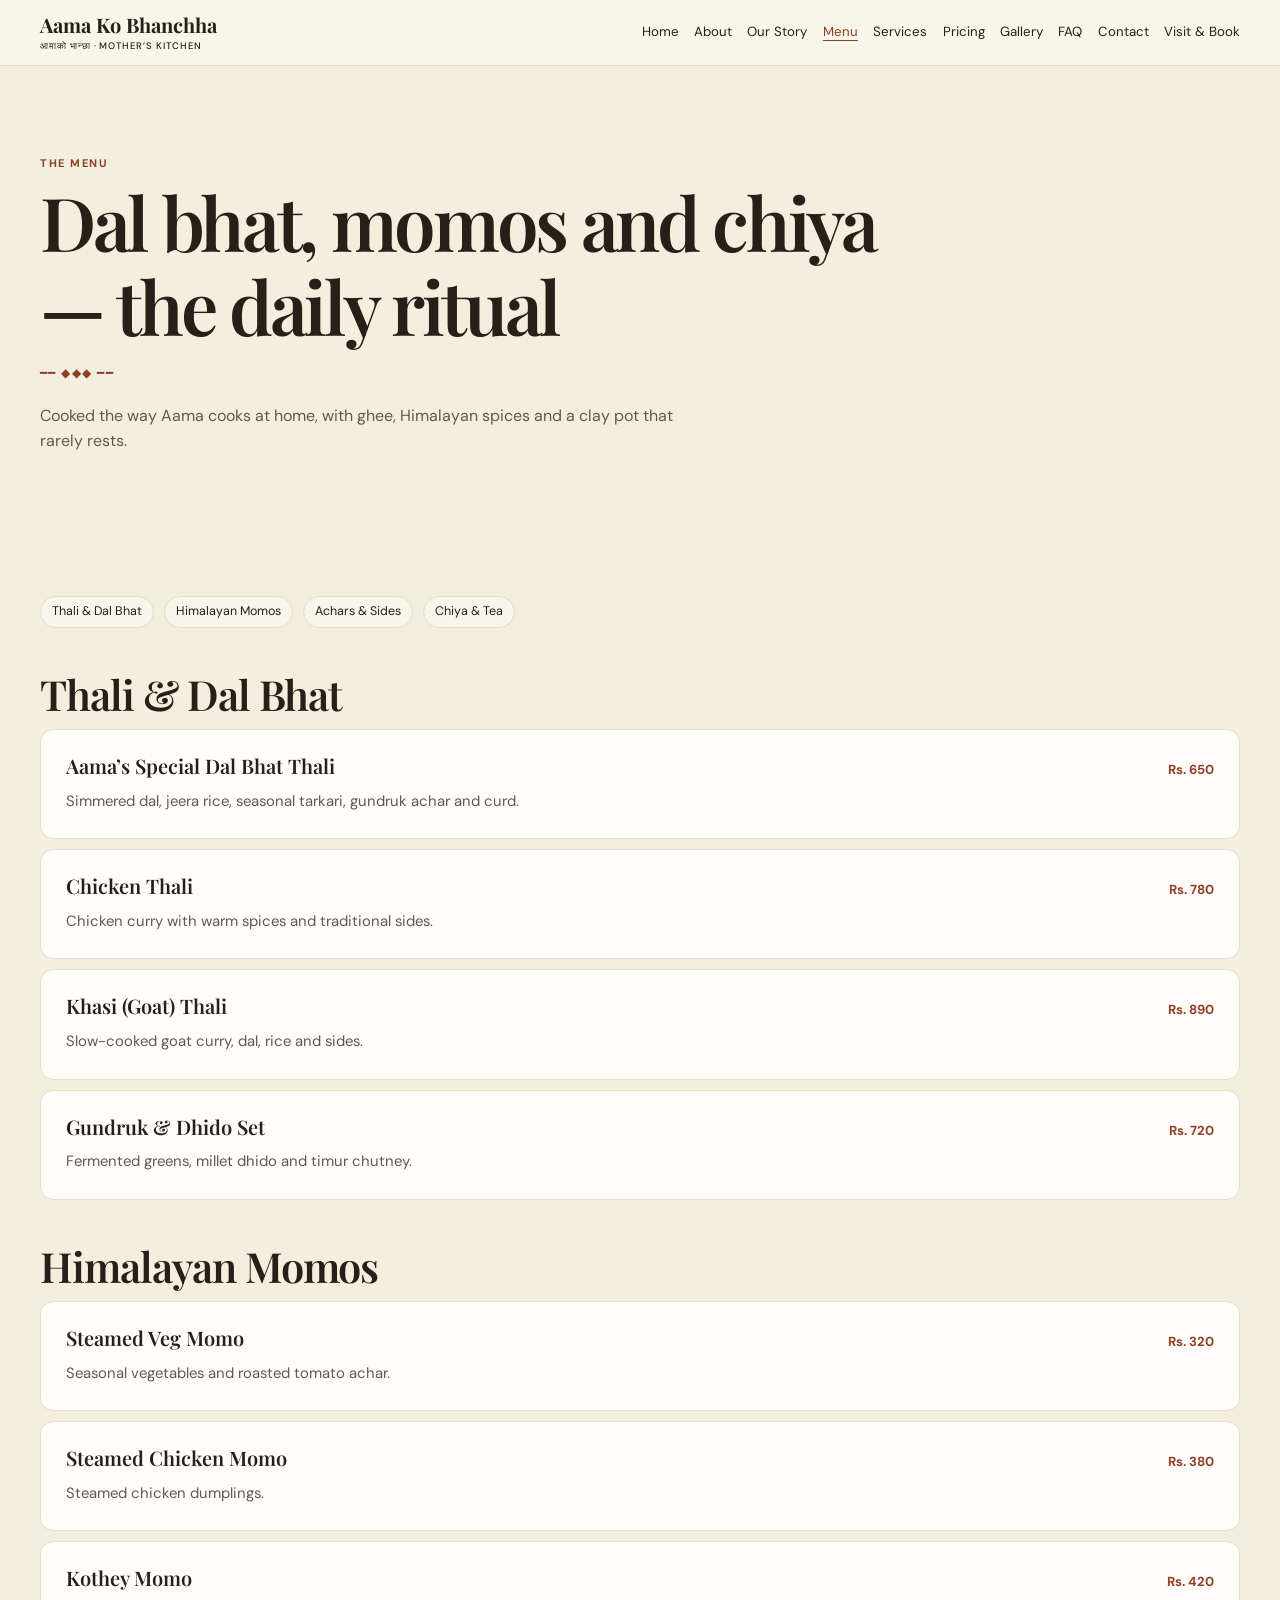
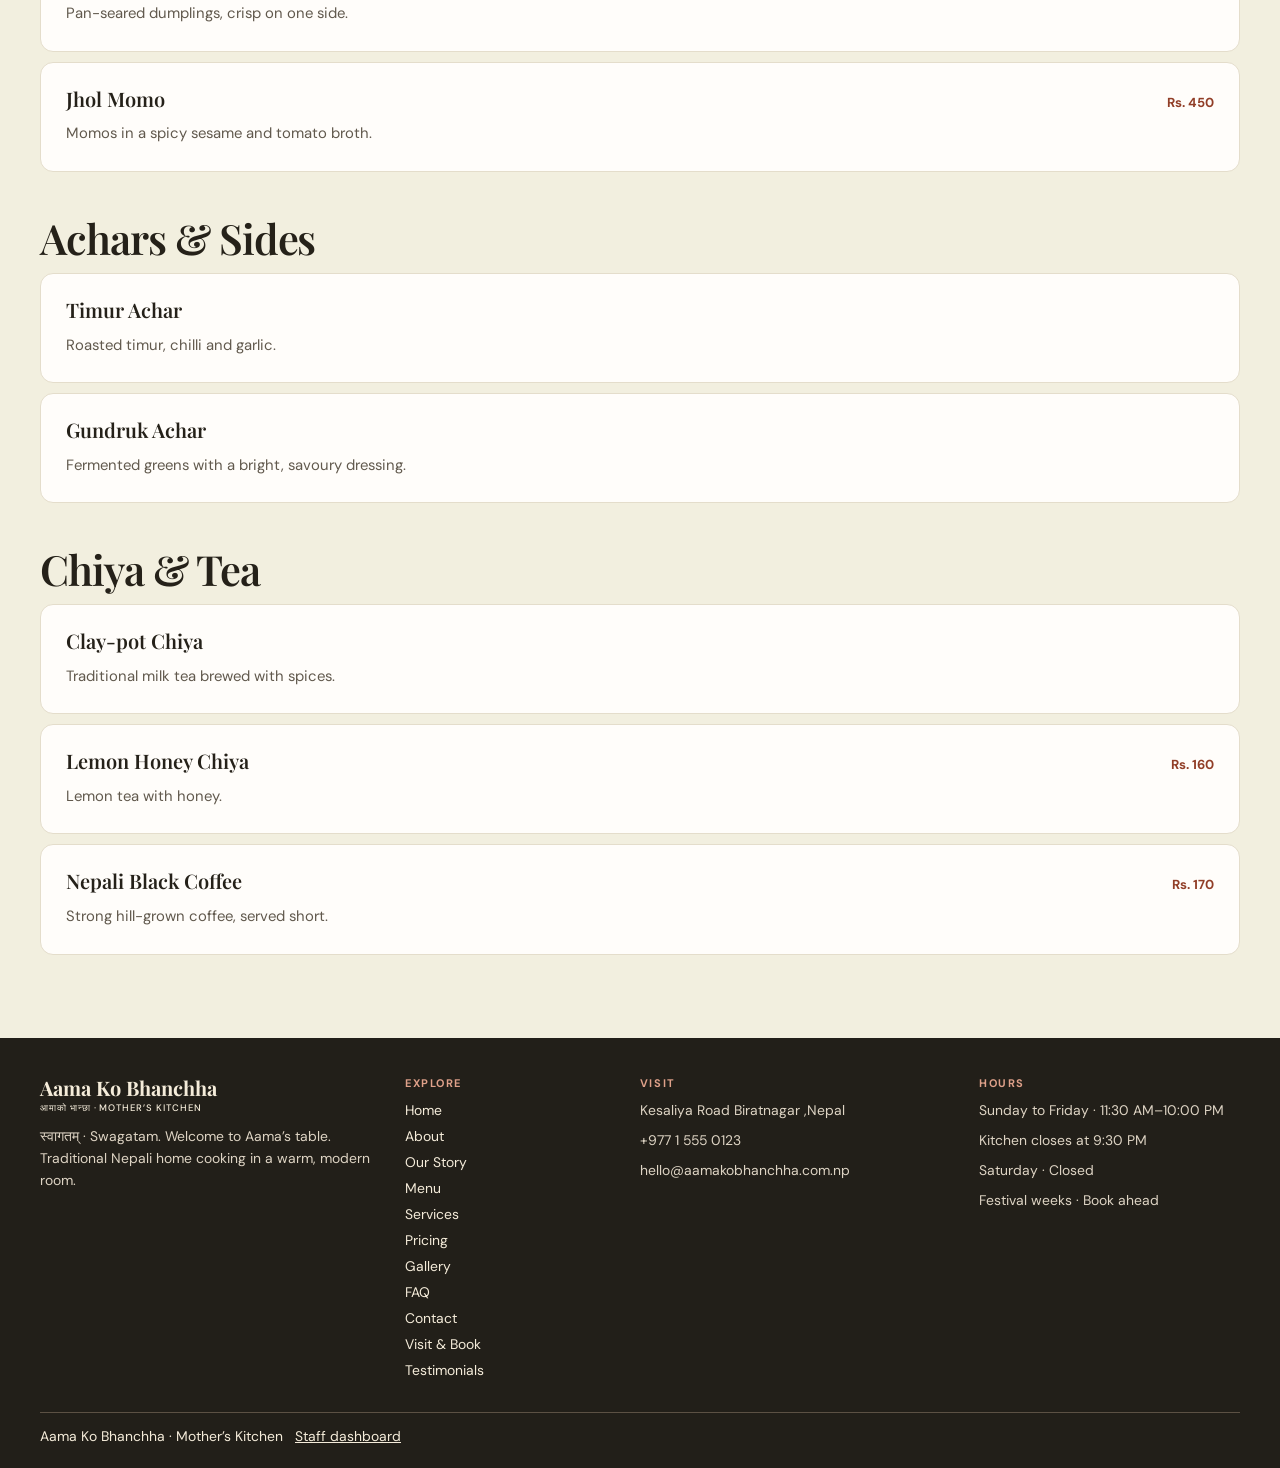
<file: public/menu.html>
<!doctype html>
<html lang="en">
<head>
<meta charset="utf-8">
<meta name="viewport" content="width=device-width, initial-scale=1">
<meta name="description" content="Aama Ko Bhanchha. Traditional Nepali home cooking and table reservations.">
<title>Menu | Aama Ko Bhanchha</title>
<link rel="stylesheet" href="style.css">
<script src="interface.js" defer></script>

</head>
<body>
<header class="top"><div class="top-inner"><a class="brand" href="index.html">Aama Ko Bhanchha<span><span lang="ne">आमाको भान्छा</span> · Mother’s Kitchen</span></a><nav class="desktop-nav" aria-label="Main"><a href="index.html">Home</a><a href="about.html">About</a><a href="our-story.html">Our Story</a><a href="menu.html" aria-current="page">Menu</a><a href="services.html">Services</a><a href="pricing.html">Pricing</a><a href="gallery.html">Gallery</a><a href="faq.html">FAQ</a><a href="contact.html">Contact</a><a href="visit-book.html">Visit &amp; Book</a></nav><button class="menu-toggle" type="button" aria-label="Open menu" aria-controls="mobile-menu">☰</button></div></header>
<dialog id="mobile-menu"><div class="drawer-head"><a class="brand" href="index.html">Aama Ko Bhanchha<span><span lang="ne">आमाको भान्छा</span> · Mother’s Kitchen</span></a><form method="dialog"><button aria-label="Close menu">×</button></form></div><nav aria-label="Mobile navigation"><a href="index.html">Home</a><a href="about.html">About</a><a href="our-story.html">Our Story</a><a href="menu.html" aria-current="page">Menu</a><a href="services.html">Services</a><a href="pricing.html">Pricing</a><a href="gallery.html">Gallery</a><a href="faq.html">FAQ</a><a href="contact.html">Contact</a><a href="visit-book.html">Visit &amp; Book</a><a href="index.html#testimonials">Testimonials</a><a class="button" href="visit-book.html">Book a Table →</a></nav></dialog>
<main><section class="intro"><p class="eyebrow">The Menu</p><h1>Dal bhat, momos and chiya — the daily ritual</h1><div class="ornament" aria-hidden="true">━━ ◆◆◆ ━━</div><p>Cooked the way Aama cooks at home, with ghee, Himalayan spices and a clay pot that rarely rests.</p></section><div class="wrap section"><nav class="pills menu-nav" aria-label="Menu categories"><a class="pill" href="#menu-0">Thali &amp; Dal Bhat</a><a class="pill" href="#menu-1">Himalayan Momos</a><a class="pill" href="#menu-2">Achars &amp; Sides</a><a class="pill" href="#menu-3">Chiya &amp; Tea</a></nav><div class="menu-sections"><section class="menu-section" id="menu-0"><h2>Thali &amp; Dal Bhat</h2><article class="card card-body menu-item"><h3>Aama’s Special Dal Bhat Thali <small class="price">Rs. 650</small></h3><p>Simmered dal, jeera rice, seasonal tarkari, gundruk achar and curd.</p></article><article class="card card-body menu-item"><h3>Chicken Thali <small class="price">Rs. 780</small></h3><p>Chicken curry with warm spices and traditional sides.</p></article><article class="card card-body menu-item"><h3>Khasi (Goat) Thali <small class="price">Rs. 890</small></h3><p>Slow-cooked goat curry, dal, rice and sides.</p></article><article class="card card-body menu-item"><h3>Gundruk & Dhido Set <small class="price">Rs. 720</small></h3><p>Fermented greens, millet dhido and timur chutney.</p></article></section><section class="menu-section" id="menu-1"><h2>Himalayan Momos</h2><article class="card card-body menu-item"><h3>Steamed Veg Momo <small class="price">Rs. 320</small></h3><p>Seasonal vegetables and roasted tomato achar.</p></article><article class="card card-body menu-item"><h3>Steamed Chicken Momo <small class="price">Rs. 380</small></h3><p>Steamed chicken dumplings.</p></article><article class="card card-body menu-item"><h3>Kothey Momo <small class="price">Rs. 420</small></h3><p>Pan-seared dumplings, crisp on one side.</p></article><article class="card card-body menu-item"><h3>Jhol Momo <small class="price">Rs. 450</small></h3><p>Momos in a spicy sesame and tomato broth.</p></article></section><section class="menu-section" id="menu-2"><h2>Achars &amp; Sides</h2><article class="card card-body menu-item"><h3>Timur Achar <small class="price"></small></h3><p>Roasted timur, chilli and garlic.</p></article><article class="card card-body menu-item"><h3>Gundruk Achar <small class="price"></small></h3><p>Fermented greens with a bright, savoury dressing.</p></article></section><section class="menu-section" id="menu-3"><h2>Chiya &amp; Tea</h2><article class="card card-body menu-item"><h3>Clay-pot Chiya <small class="price"></small></h3><p>Traditional milk tea brewed with spices.</p></article><article class="card card-body menu-item"><h3>Lemon Honey Chiya <small class="price">Rs. 160</small></h3><p>Lemon tea with honey.</p></article><article class="card card-body menu-item"><h3>Nepali Black Coffee <small class="price">Rs. 170</small></h3><p>Strong hill-grown coffee, served short.</p></article></section></div></div></main>
<footer class="site-footer"><div class="footer-grid">
<div><a class="brand" href="index.html">Aama Ko Bhanchha<span><span lang="ne">आमाको भान्छा</span> · Mother’s Kitchen</span></a><p><span lang="ne">स्वागतम्</span> · Swagatam. Welcome to Aama’s table. Traditional Nepali home cooking in a warm, modern room.</p></div>
<div><h2 class="eyebrow">Explore</h2><nav aria-label="Footer"><a href="index.html">Home</a><a href="about.html">About</a><a href="our-story.html">Our Story</a><a href="menu.html">Menu</a><a href="services.html">Services</a><a href="pricing.html">Pricing</a><a href="gallery.html">Gallery</a><a href="faq.html">FAQ</a><a href="contact.html">Contact</a><a href="visit-book.html">Visit &amp; Book</a><a href="index.html#testimonials">Testimonials</a></nav></div>
<div><h2 class="eyebrow">Visit</h2><p>Kesaliya Road Biratnagar ,Nepal</p><p><a href="tel:+97715550123">+977 1 555 0123</a></p><p><a href="mailto:hello@aamakobhanchha.com.np">hello@aamakobhanchha.com.np</a></p></div><div><h2 class="eyebrow">Hours</h2><p>Sunday to Friday · 11:30 AM–10:00 PM</p><p>Kitchen closes at 9:30 PM</p><p>Saturday · Closed</p><p>Festival weeks · Book ahead</p></div></div>
<div class="footer-bottom">Aama Ko Bhanchha · Mother’s Kitchen <a href="staff.html">Staff dashboard</a></div></footer>
</body>
</html>
</file>
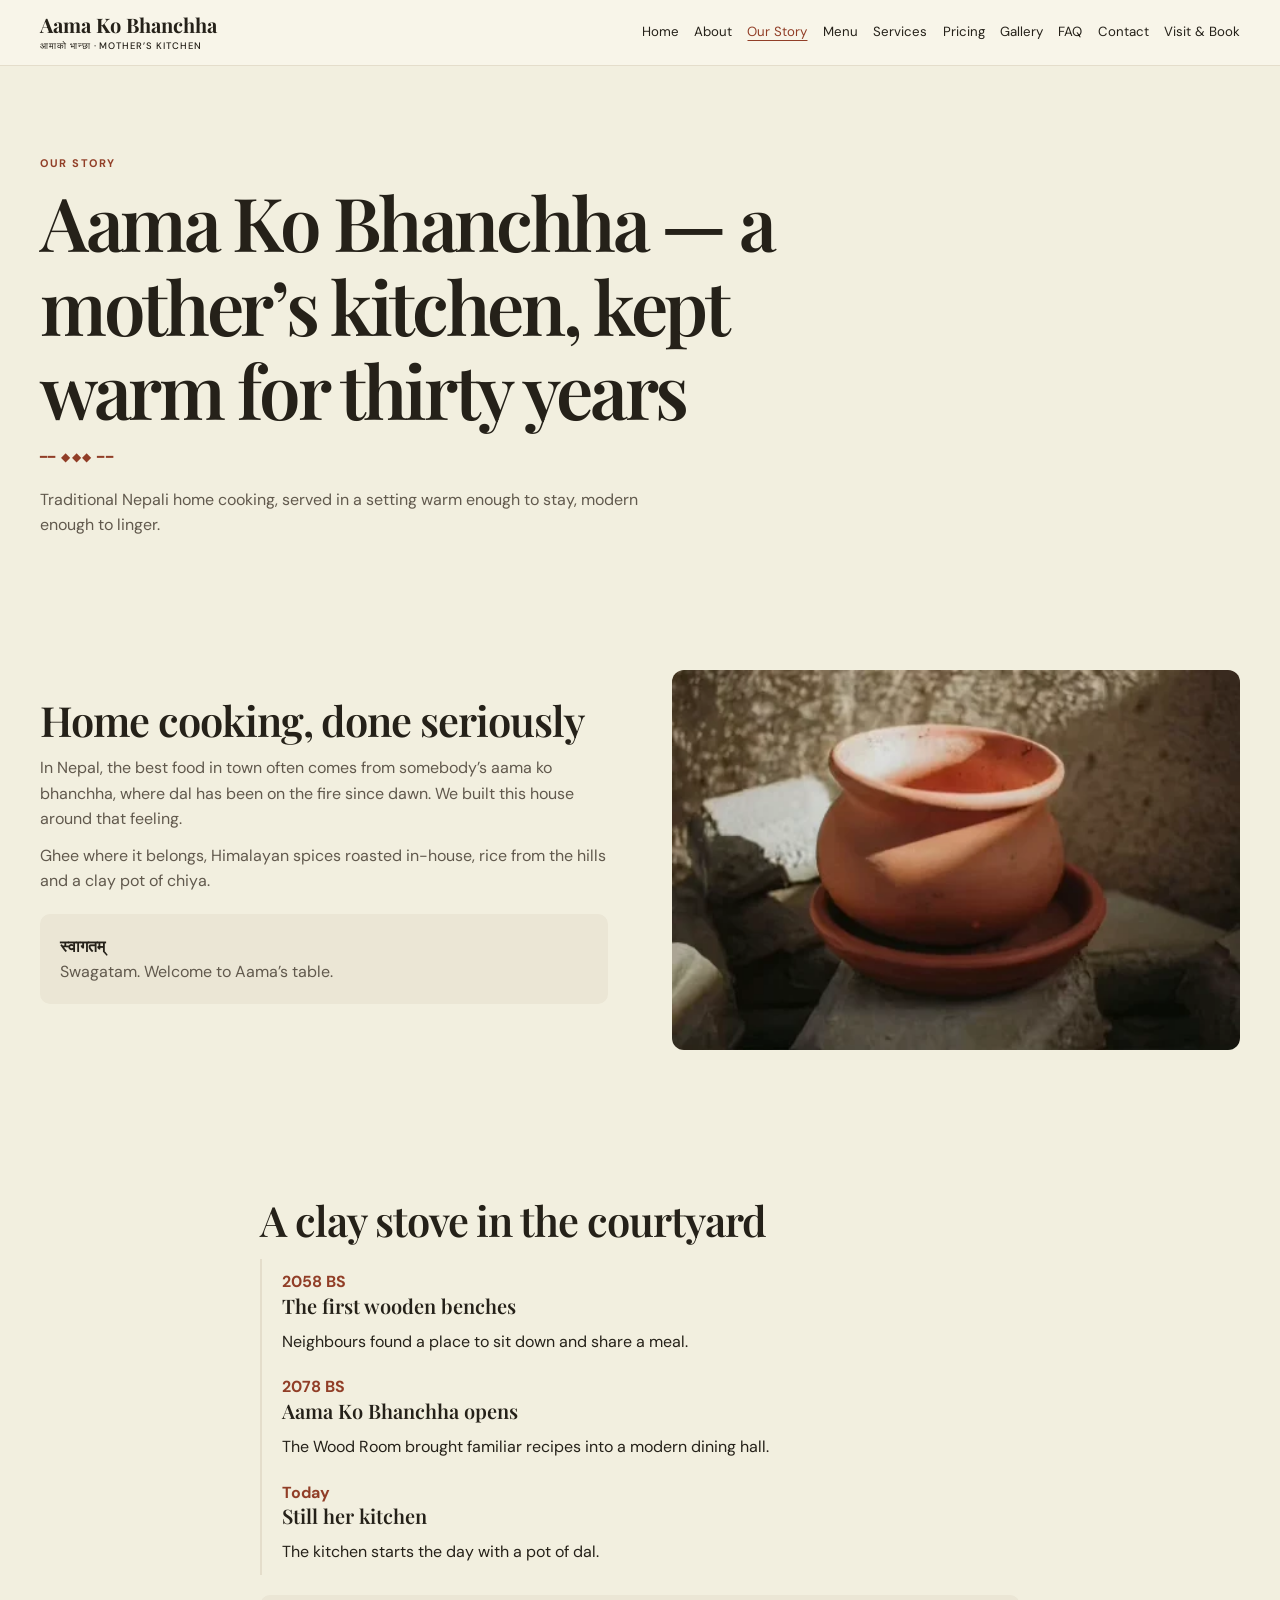
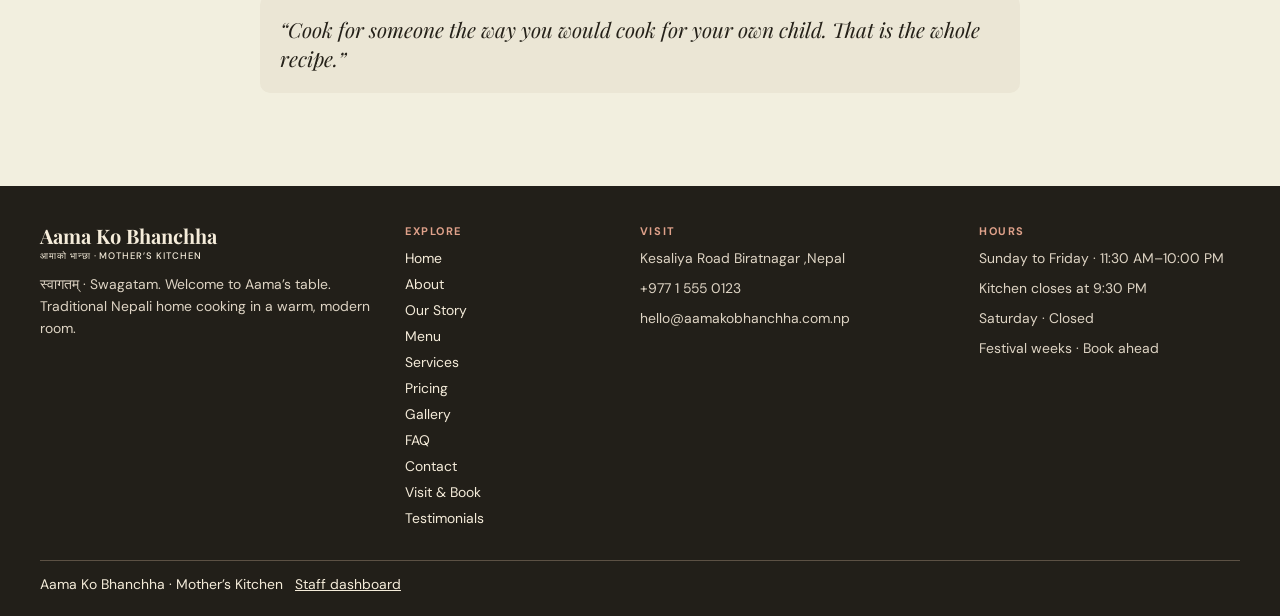
<file: public/our-story.html>
<!doctype html>
<html lang="en">
<head>
<meta charset="utf-8">
<meta name="viewport" content="width=device-width, initial-scale=1">
<meta name="description" content="Aama Ko Bhanchha. Traditional Nepali home cooking and table reservations.">
<title>Our Story | Aama Ko Bhanchha</title>
<link rel="stylesheet" href="style.css">
<script src="interface.js" defer></script>

</head>
<body>
<header class="top"><div class="top-inner"><a class="brand" href="index.html">Aama Ko Bhanchha<span><span lang="ne">आमाको भान्छा</span> · Mother’s Kitchen</span></a><nav class="desktop-nav" aria-label="Main"><a href="index.html">Home</a><a href="about.html">About</a><a href="our-story.html" aria-current="page">Our Story</a><a href="menu.html">Menu</a><a href="services.html">Services</a><a href="pricing.html">Pricing</a><a href="gallery.html">Gallery</a><a href="faq.html">FAQ</a><a href="contact.html">Contact</a><a href="visit-book.html">Visit &amp; Book</a></nav><button class="menu-toggle" type="button" aria-label="Open menu" aria-controls="mobile-menu">☰</button></div></header>
<dialog id="mobile-menu"><div class="drawer-head"><a class="brand" href="index.html">Aama Ko Bhanchha<span><span lang="ne">आमाको भान्छा</span> · Mother’s Kitchen</span></a><form method="dialog"><button aria-label="Close menu">×</button></form></div><nav aria-label="Mobile navigation"><a href="index.html">Home</a><a href="about.html">About</a><a href="our-story.html" aria-current="page">Our Story</a><a href="menu.html">Menu</a><a href="services.html">Services</a><a href="pricing.html">Pricing</a><a href="gallery.html">Gallery</a><a href="faq.html">FAQ</a><a href="contact.html">Contact</a><a href="visit-book.html">Visit &amp; Book</a><a href="index.html#testimonials">Testimonials</a><a class="button" href="visit-book.html">Book a Table →</a></nav></dialog>
<main><section class="intro"><p class="eyebrow">Our story</p><h1>Aama Ko Bhanchha — a mother’s kitchen, kept warm for thirty years</h1><div class="ornament" aria-hidden="true">━━ ◆◆◆ ━━</div><p>Traditional Nepali home cooking, served in a setting warm enough to stay, modern enough to linger.</p></section>
<section class="wrap section story-grid"><div><h2>Home cooking, done seriously</h2><p>In Nepal, the best food in town often comes from somebody’s aama ko bhanchha, where dal has been on the fire since dawn. We built this house around that feeling.</p><p>Ghee where it belongs, Himalayan spices roasted in-house, rice from the hills and a clay pot of chiya.</p><aside class="note"><strong lang="ne">स्वागतम्</strong><p>Swagatam. Welcome to Aama’s table.</p></aside></div><img src="clay.webp" alt="Clay cooking pot" loading="lazy"></section>
<section class="wrap section prose"><h2>A clay stove in the courtyard</h2><ol class="timeline"><li><span>2058 BS</span><h3>The first wooden benches</h3><p>Neighbours found a place to sit down and share a meal.</p></li><li><span>2078 BS</span><h3>Aama Ko Bhanchha opens</h3><p>The Wood Room brought familiar recipes into a modern dining hall.</p></li><li><span>Today</span><h3>Still her kitchen</h3><p>The kitchen starts the day with a pot of dal.</p></li></ol><blockquote class="story-quote">“Cook for someone the way you would cook for your own child. That is the whole recipe.”</blockquote></section></main>
<footer class="site-footer"><div class="footer-grid">
<div><a class="brand" href="index.html">Aama Ko Bhanchha<span><span lang="ne">आमाको भान्छा</span> · Mother’s Kitchen</span></a><p><span lang="ne">स्वागतम्</span> · Swagatam. Welcome to Aama’s table. Traditional Nepali home cooking in a warm, modern room.</p></div>
<div><h2 class="eyebrow">Explore</h2><nav aria-label="Footer"><a href="index.html">Home</a><a href="about.html">About</a><a href="our-story.html">Our Story</a><a href="menu.html">Menu</a><a href="services.html">Services</a><a href="pricing.html">Pricing</a><a href="gallery.html">Gallery</a><a href="faq.html">FAQ</a><a href="contact.html">Contact</a><a href="visit-book.html">Visit &amp; Book</a><a href="index.html#testimonials">Testimonials</a></nav></div>
<div><h2 class="eyebrow">Visit</h2><p>Kesaliya Road Biratnagar ,Nepal</p><p><a href="tel:+97715550123">+977 1 555 0123</a></p><p><a href="mailto:hello@aamakobhanchha.com.np">hello@aamakobhanchha.com.np</a></p></div><div><h2 class="eyebrow">Hours</h2><p>Sunday to Friday · 11:30 AM–10:00 PM</p><p>Kitchen closes at 9:30 PM</p><p>Saturday · Closed</p><p>Festival weeks · Book ahead</p></div></div>
<div class="footer-bottom">Aama Ko Bhanchha · Mother’s Kitchen <a href="staff.html">Staff dashboard</a></div></footer>
</body>
</html>
</file>
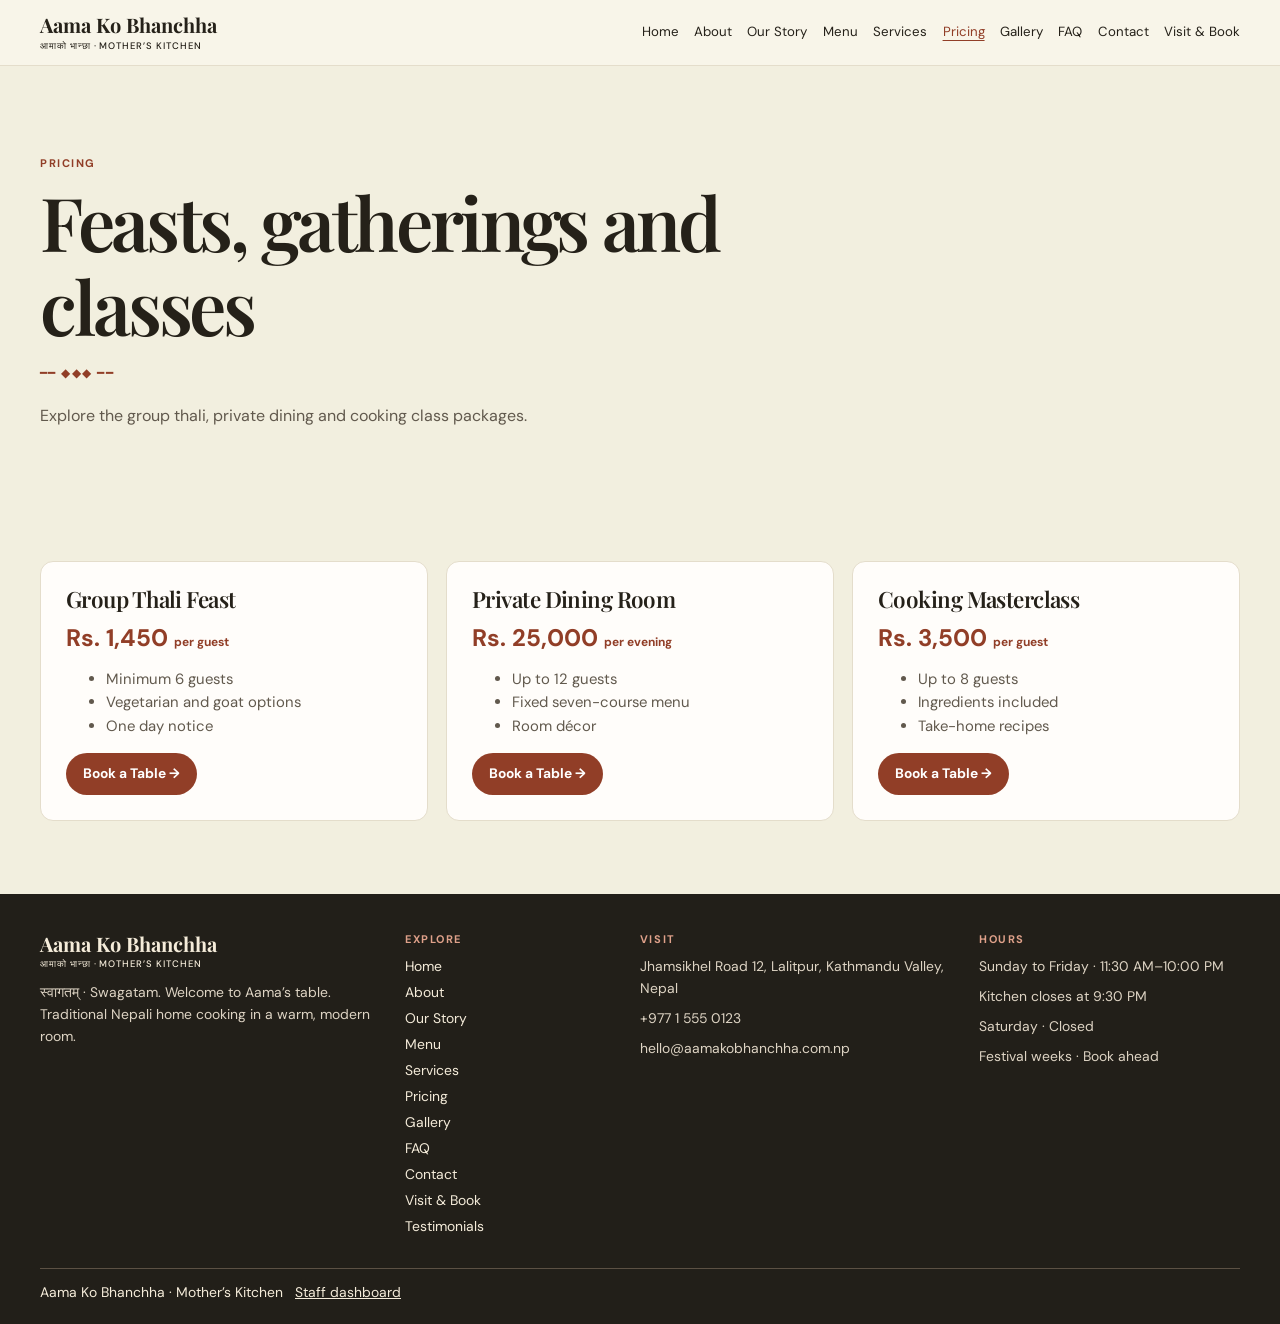
<file: public/pricing.html>
<!doctype html>
<html lang="en">
<head>
<meta charset="utf-8">
<meta name="viewport" content="width=device-width, initial-scale=1">
<meta name="description" content="Aama Ko Bhanchha. Traditional Nepali home cooking and table reservations.">
<title>Pricing | Aama Ko Bhanchha</title>
<link rel="stylesheet" href="style.css">
<script src="interface.js" defer></script>

</head>
<body>
<header class="top"><div class="top-inner"><a class="brand" href="index.html">Aama Ko Bhanchha<span><span lang="ne">आमाको भान्छा</span> · Mother’s Kitchen</span></a><nav class="desktop-nav" aria-label="Main"><a href="index.html">Home</a><a href="about.html">About</a><a href="our-story.html">Our Story</a><a href="menu.html">Menu</a><a href="services.html">Services</a><a href="pricing.html" aria-current="page">Pricing</a><a href="gallery.html">Gallery</a><a href="faq.html">FAQ</a><a href="contact.html">Contact</a><a href="visit-book.html">Visit &amp; Book</a></nav><button class="menu-toggle" type="button" aria-label="Open menu" aria-controls="mobile-menu">☰</button></div></header>
<dialog id="mobile-menu"><div class="drawer-head"><a class="brand" href="index.html">Aama Ko Bhanchha<span><span lang="ne">आमाको भान्छा</span> · Mother’s Kitchen</span></a><form method="dialog"><button aria-label="Close menu">×</button></form></div><nav aria-label="Mobile navigation"><a href="index.html">Home</a><a href="about.html">About</a><a href="our-story.html">Our Story</a><a href="menu.html">Menu</a><a href="services.html">Services</a><a href="pricing.html" aria-current="page">Pricing</a><a href="gallery.html">Gallery</a><a href="faq.html">FAQ</a><a href="contact.html">Contact</a><a href="visit-book.html">Visit &amp; Book</a><a href="index.html#testimonials">Testimonials</a><a class="button" href="visit-book.html">Book a Table →</a></nav></dialog>
<main><section class="intro"><p class="eyebrow">Pricing</p><h1>Feasts, gatherings and classes</h1><div class="ornament" aria-hidden="true">━━ ◆◆◆ ━━</div><p>Explore the group thali, private dining and cooking class packages.</p></section><section class="wrap section cards"><article class="card card-body"><h2>Group Thali Feast</h2><p class="plan-price">Rs. 1,450 <small>per guest</small></p><ul><li>Minimum 6 guests</li><li>Vegetarian and goat options</li><li>One day notice</li></ul><a class="button" href="visit-book.html">Book a Table →</a></article><article class="card card-body"><h2>Private Dining Room</h2><p class="plan-price">Rs. 25,000 <small>per evening</small></p><ul><li>Up to 12 guests</li><li>Fixed seven-course menu</li><li>Room décor</li></ul><a class="button" href="visit-book.html">Book a Table →</a></article><article class="card card-body"><h2>Cooking Masterclass</h2><p class="plan-price">Rs. 3,500 <small>per guest</small></p><ul><li>Up to 8 guests</li><li>Ingredients included</li><li>Take-home recipes</li></ul><a class="button" href="visit-book.html">Book a Table →</a></article></section></main>
<footer class="site-footer"><div class="footer-grid">
<div><a class="brand" href="index.html">Aama Ko Bhanchha<span><span lang="ne">आमाको भान्छा</span> · Mother’s Kitchen</span></a><p><span lang="ne">स्वागतम्</span> · Swagatam. Welcome to Aama’s table. Traditional Nepali home cooking in a warm, modern room.</p></div>
<div><h2 class="eyebrow">Explore</h2><nav aria-label="Footer"><a href="index.html">Home</a><a href="about.html">About</a><a href="our-story.html">Our Story</a><a href="menu.html">Menu</a><a href="services.html">Services</a><a href="pricing.html">Pricing</a><a href="gallery.html">Gallery</a><a href="faq.html">FAQ</a><a href="contact.html">Contact</a><a href="visit-book.html">Visit &amp; Book</a><a href="index.html#testimonials">Testimonials</a></nav></div>
<div><h2 class="eyebrow">Visit</h2><p>Jhamsikhel Road 12, Lalitpur, Kathmandu Valley, Nepal</p><p><a href="tel:+97715550123">+977 1 555 0123</a></p><p><a href="mailto:hello@aamakobhanchha.com.np">hello@aamakobhanchha.com.np</a></p></div><div><h2 class="eyebrow">Hours</h2><p>Sunday to Friday · 11:30 AM–10:00 PM</p><p>Kitchen closes at 9:30 PM</p><p>Saturday · Closed</p><p>Festival weeks · Book ahead</p></div></div>
<div class="footer-bottom">Aama Ko Bhanchha · Mother’s Kitchen <a href="staff.html">Staff dashboard</a></div></footer>
</body>
</html>
</file>
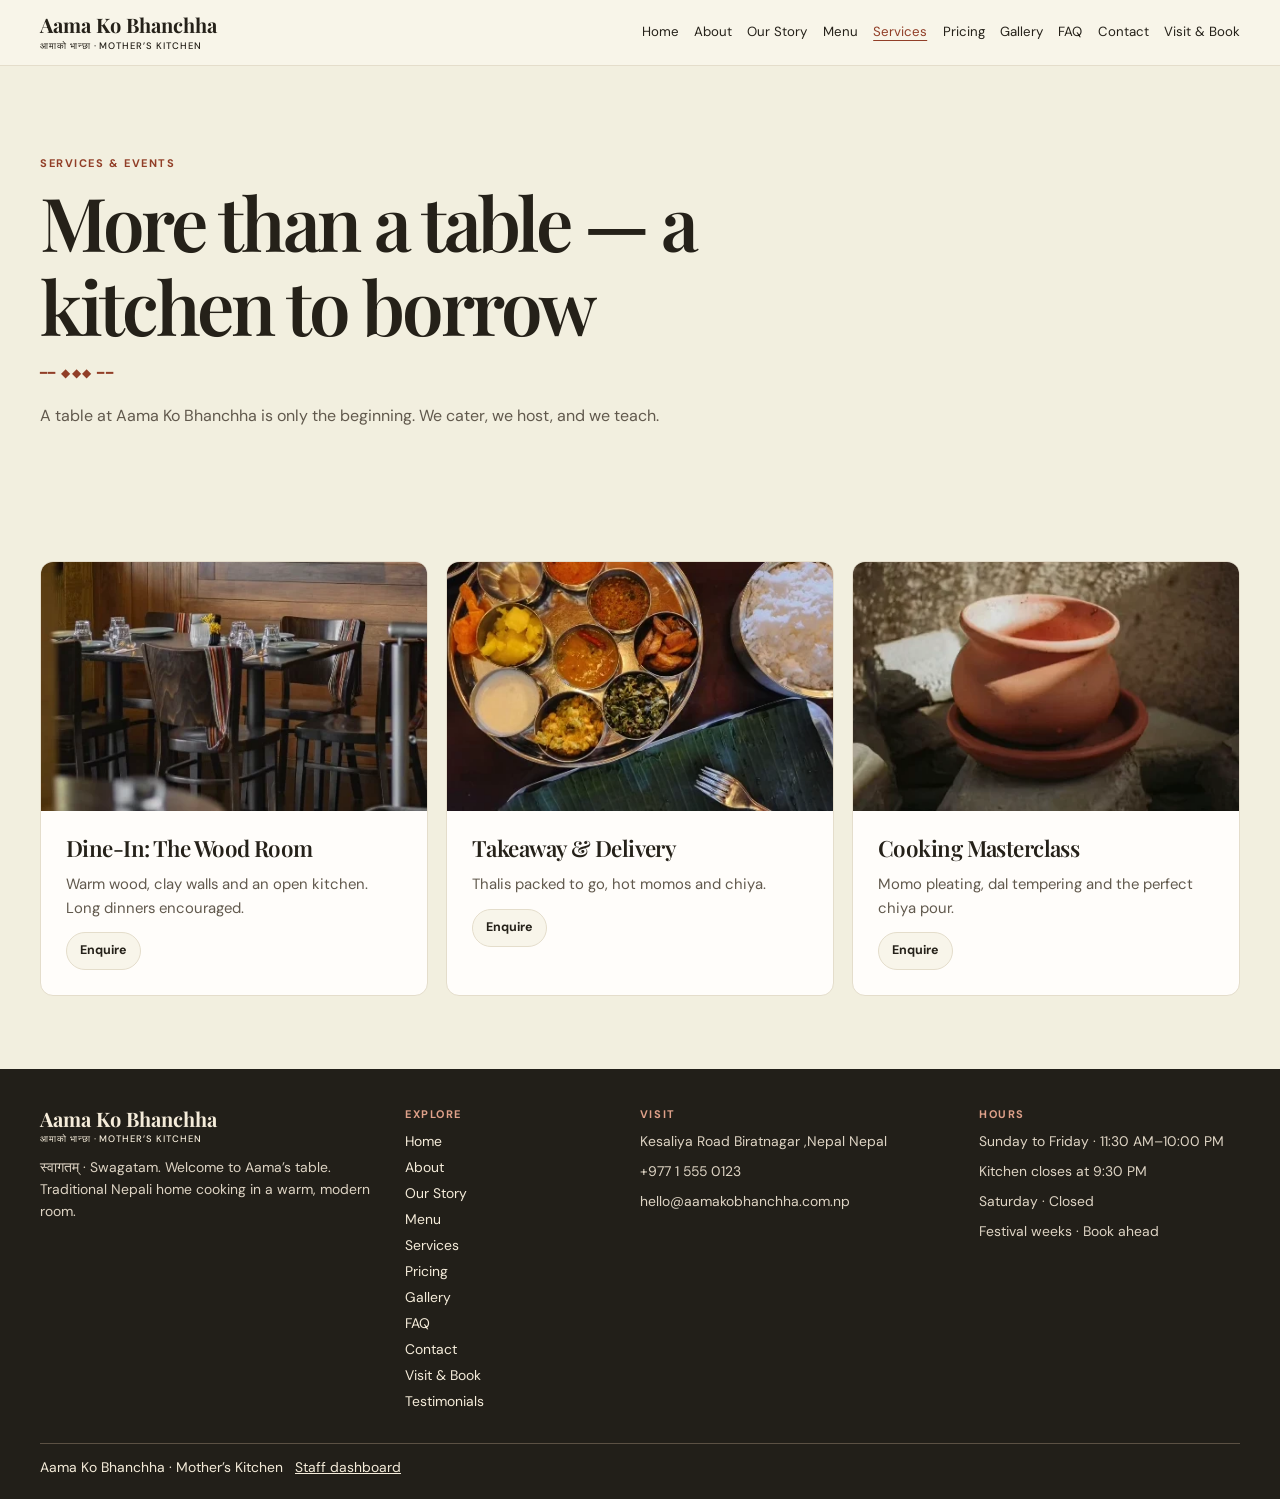
<file: public/services.html>
<!doctype html>
<html lang="en">
<head>
<meta charset="utf-8">
<meta name="viewport" content="width=device-width, initial-scale=1">
<meta name="description" content="Aama Ko Bhanchha. Traditional Nepali home cooking and table reservations.">
<title>Services | Aama Ko Bhanchha</title>
<link rel="stylesheet" href="style.css">
<script src="interface.js" defer></script>

</head>
<body>
<header class="top"><div class="top-inner"><a class="brand" href="index.html">Aama Ko Bhanchha<span><span lang="ne">आमाको भान्छा</span> · Mother’s Kitchen</span></a><nav class="desktop-nav" aria-label="Main"><a href="index.html">Home</a><a href="about.html">About</a><a href="our-story.html">Our Story</a><a href="menu.html">Menu</a><a href="services.html" aria-current="page">Services</a><a href="pricing.html">Pricing</a><a href="gallery.html">Gallery</a><a href="faq.html">FAQ</a><a href="contact.html">Contact</a><a href="visit-book.html">Visit &amp; Book</a></nav><button class="menu-toggle" type="button" aria-label="Open menu" aria-controls="mobile-menu">☰</button></div></header>
<dialog id="mobile-menu"><div class="drawer-head"><a class="brand" href="index.html">Aama Ko Bhanchha<span><span lang="ne">आमाको भान्छा</span> · Mother’s Kitchen</span></a><form method="dialog"><button aria-label="Close menu">×</button></form></div><nav aria-label="Mobile navigation"><a href="index.html">Home</a><a href="about.html">About</a><a href="our-story.html">Our Story</a><a href="menu.html">Menu</a><a href="services.html" aria-current="page">Services</a><a href="pricing.html">Pricing</a><a href="gallery.html">Gallery</a><a href="faq.html">FAQ</a><a href="contact.html">Contact</a><a href="visit-book.html">Visit &amp; Book</a><a href="index.html#testimonials">Testimonials</a><a class="button" href="visit-book.html">Book a Table →</a></nav></dialog>
<main><section class="intro"><p class="eyebrow">Services &amp; Events</p><h1>More than a table — a kitchen to borrow</h1><div class="ornament" aria-hidden="true">━━ ◆◆◆ ━━</div><p>A table at Aama Ko Bhanchha is only the beginning. We cater, we host, and we teach.</p></section><section class="wrap section cards"><article class="card"><img src="room.webp" alt="Wood dining room" loading="lazy"><div class="card-body"><h2>Dine-In: The Wood Room</h2><p>Warm wood, clay walls and an open kitchen. Long dinners encouraged.</p><a class="secondary" href="contact.html">Enquire</a></div></article><article class="card"><img src="brass.webp" alt="Nepali meal" loading="lazy"><div class="card-body"><h2>Takeaway & Delivery</h2><p>Thalis packed to go, hot momos and chiya.</p><a class="secondary" href="contact.html">Enquire</a></div></article><article class="card"><img src="clay.webp" alt="Clay pot" loading="lazy"><div class="card-body"><h2>Cooking Masterclass</h2><p>Momo pleating, dal tempering and the perfect chiya pour.</p><a class="secondary" href="contact.html">Enquire</a></div></article></section></main>
<footer class="site-footer"><div class="footer-grid">
<div><a class="brand" href="index.html">Aama Ko Bhanchha<span><span lang="ne">आमाको भान्छा</span> · Mother’s Kitchen</span></a><p><span lang="ne">स्वागतम्</span> · Swagatam. Welcome to Aama’s table. Traditional Nepali home cooking in a warm, modern room.</p></div>
<div><h2 class="eyebrow">Explore</h2><nav aria-label="Footer"><a href="index.html">Home</a><a href="about.html">About</a><a href="our-story.html">Our Story</a><a href="menu.html">Menu</a><a href="services.html">Services</a><a href="pricing.html">Pricing</a><a href="gallery.html">Gallery</a><a href="faq.html">FAQ</a><a href="contact.html">Contact</a><a href="visit-book.html">Visit &amp; Book</a><a href="index.html#testimonials">Testimonials</a></nav></div>
<div><h2 class="eyebrow">Visit</h2><p>Kesaliya Road Biratnagar ,Nepal Nepal</p><p><a href="tel:+97715550123">+977 1 555 0123</a></p><p><a href="mailto:hello@aamakobhanchha.com.np">hello@aamakobhanchha.com.np</a></p></div><div><h2 class="eyebrow">Hours</h2><p>Sunday to Friday · 11:30 AM–10:00 PM</p><p>Kitchen closes at 9:30 PM</p><p>Saturday · Closed</p><p>Festival weeks · Book ahead</p></div></div>
<div class="footer-bottom">Aama Ko Bhanchha · Mother’s Kitchen <a href="staff.html">Staff dashboard</a></div></footer>
</body>
</html>
</file>
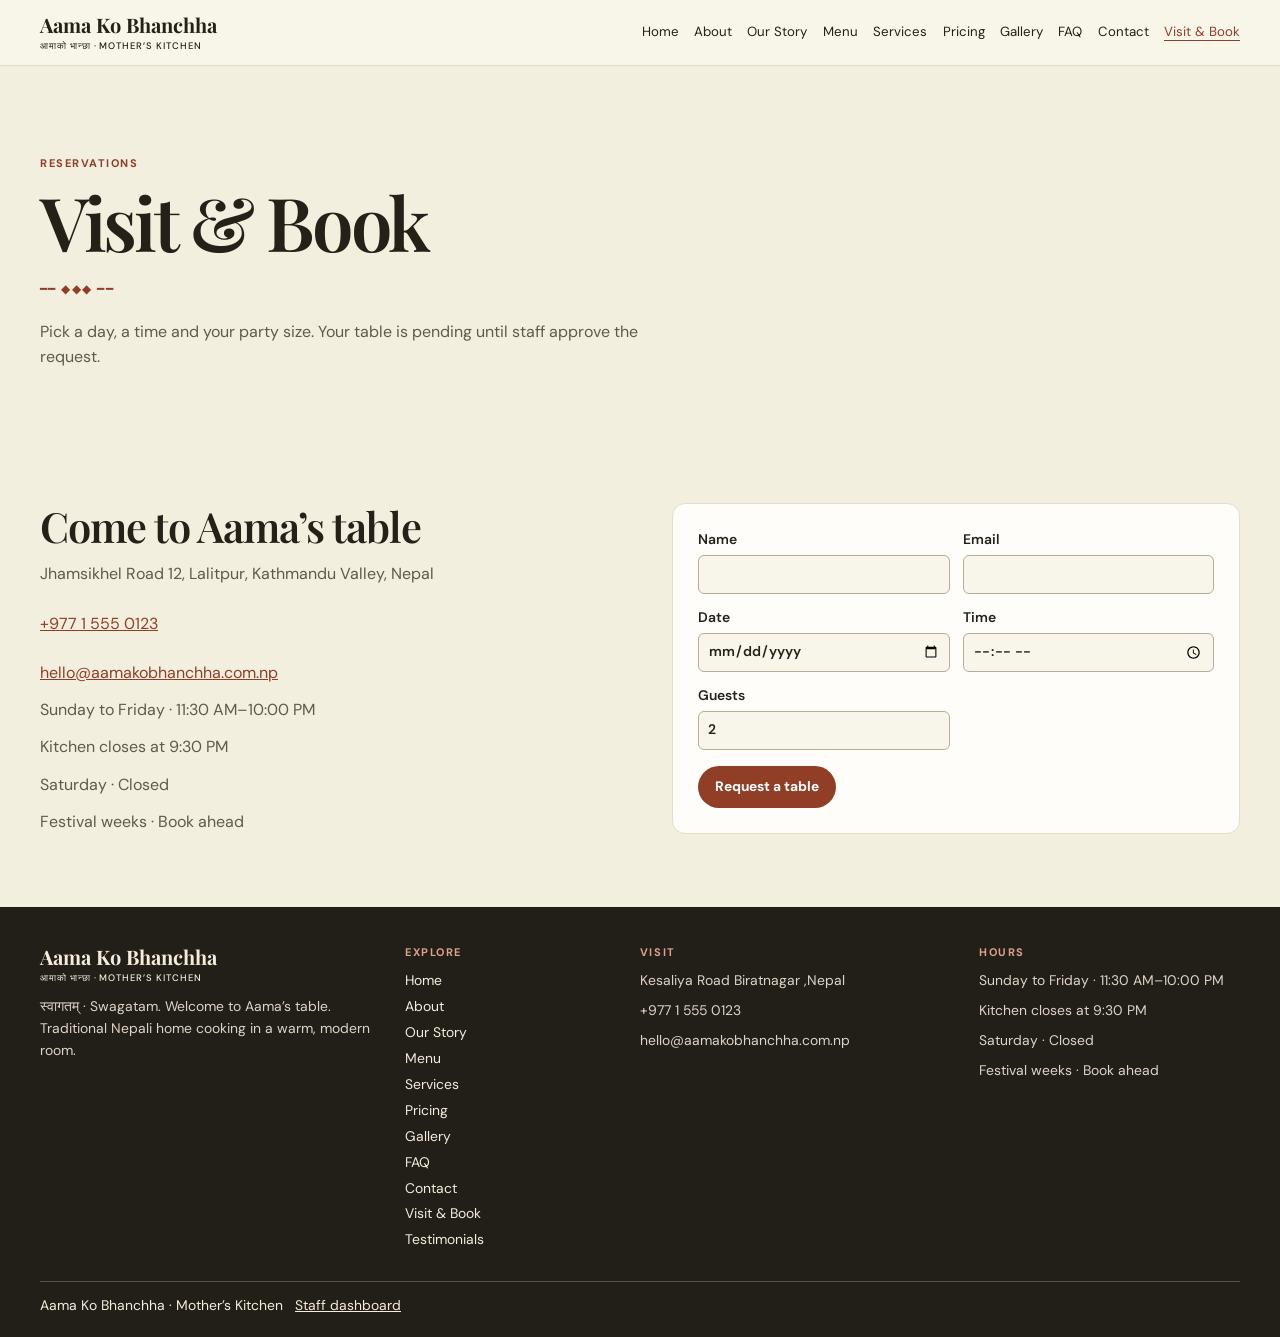
<file: public/visit-book.html>
<!doctype html>
<html lang="en">
<head>
<meta charset="utf-8">
<meta name="viewport" content="width=device-width, initial-scale=1">
<meta name="description" content="Aama Ko Bhanchha. Traditional Nepali home cooking and table reservations.">
<title>Visit &amp; Book | Aama Ko Bhanchha</title>
<link rel="stylesheet" href="style.css">
<script src="interface.js" defer></script>
<script src="site.js" defer></script>
</head>
<body>
<header class="top"><div class="top-inner"><a class="brand" href="index.html">Aama Ko Bhanchha<span><span lang="ne">आमाको भान्छा</span> · Mother’s Kitchen</span></a><nav class="desktop-nav" aria-label="Main"><a href="index.html">Home</a><a href="about.html">About</a><a href="our-story.html">Our Story</a><a href="menu.html">Menu</a><a href="services.html">Services</a><a href="pricing.html">Pricing</a><a href="gallery.html">Gallery</a><a href="faq.html">FAQ</a><a href="contact.html">Contact</a><a href="visit-book.html" aria-current="page">Visit &amp; Book</a></nav><button class="menu-toggle" type="button" aria-label="Open menu" aria-controls="mobile-menu">☰</button></div></header>
<dialog id="mobile-menu"><div class="drawer-head"><a class="brand" href="index.html">Aama Ko Bhanchha<span><span lang="ne">आमाको भान्छा</span> · Mother’s Kitchen</span></a><form method="dialog"><button aria-label="Close menu">×</button></form></div><nav aria-label="Mobile navigation"><a href="index.html">Home</a><a href="about.html">About</a><a href="our-story.html">Our Story</a><a href="menu.html">Menu</a><a href="services.html">Services</a><a href="pricing.html">Pricing</a><a href="gallery.html">Gallery</a><a href="faq.html">FAQ</a><a href="contact.html">Contact</a><a href="visit-book.html" aria-current="page">Visit &amp; Book</a><a href="index.html#testimonials">Testimonials</a><a class="button" href="visit-book.html">Book a Table →</a></nav></dialog>
<main><section class="intro"><p class="eyebrow">Reservations</p><h1>Visit &amp; Book</h1><div class="ornament" aria-hidden="true">━━ ◆◆◆ ━━</div><p>Pick a day, a time and your party size. Your table is pending until staff approve the request.</p></section><section class="wrap section story-grid"><div><h2>Come to Aama’s table</h2><p>Jhamsikhel Road 12, Lalitpur, Kathmandu Valley, Nepal</p><p><a href="tel:+97715550123">+977 1 555 0123</a></p><p><a href="mailto:hello@aamakobhanchha.com.np">hello@aamakobhanchha.com.np</a></p><p>Sunday to Friday · 11:30 AM–10:00 PM</p><p>Kitchen closes at 9:30 PM</p><p>Saturday · Closed</p><p>Festival weeks · Book ahead</p></div><form id="booking-form" class="card card-body"><div class="fields"><label>Name<input name="name" autocomplete="name" maxlength="100" required></label><label>Email<input type="email" name="email" autocomplete="email" maxlength="254" required></label><label>Date<input type="date" name="date" required></label><label>Time<input type="time" name="time" required></label><label>Guests<input type="number" min="1" max="30" name="guests" value="2" required></label></div><button class="button">Request a table</button><p role="status" id="booking-status"></p></form></section></main>
<footer class="site-footer"><div class="footer-grid">
<div><a class="brand" href="index.html">Aama Ko Bhanchha<span><span lang="ne">आमाको भान्छा</span> · Mother’s Kitchen</span></a><p><span lang="ne">स्वागतम्</span> · Swagatam. Welcome to Aama’s table. Traditional Nepali home cooking in a warm, modern room.</p></div>
<div><h2 class="eyebrow">Explore</h2><nav aria-label="Footer"><a href="index.html">Home</a><a href="about.html">About</a><a href="our-story.html">Our Story</a><a href="menu.html">Menu</a><a href="services.html">Services</a><a href="pricing.html">Pricing</a><a href="gallery.html">Gallery</a><a href="faq.html">FAQ</a><a href="contact.html">Contact</a><a href="visit-book.html">Visit &amp; Book</a><a href="index.html#testimonials">Testimonials</a></nav></div>
<div><h2 class="eyebrow">Visit</h2><p>Kesaliya Road Biratnagar ,Nepal</p><p><a href="tel:+97715550123">+977 1 555 0123</a></p><p><a href="mailto:hello@aamakobhanchha.com.np">hello@aamakobhanchha.com.np</a></p></div><div><h2 class="eyebrow">Hours</h2><p>Sunday to Friday · 11:30 AM–10:00 PM</p><p>Kitchen closes at 9:30 PM</p><p>Saturday · Closed</p><p>Festival weeks · Book ahead</p></div></div>
<div class="footer-bottom">Aama Ko Bhanchha · Mother’s Kitchen <a href="staff.html">Staff dashboard</a></div></footer>
</body>
</html>
</file>
<file: public/style.css>
@import url('https://fonts.googleapis.com/css2?family=DM+Sans:wght@400;500;600;700&family=Playfair+Display:wght@500;600;700&display=swap');

:root {
  --cream:#f2efdf;
  --light:#f8f5ea;
  --ink:#252119;
  --muted:#61594d;
  --rust:#913e27;
  --line:#e4ddcb;
  --card:#fffdfa;
  --serif:"Playfair Display",Georgia,serif;
}
* { box-sizing:border-box; }
html { scroll-behavior:smooth; scroll-padding-top:95px; }
body { margin:0; background:var(--cream); color:var(--ink); font:16px/1.58 "DM Sans",Arial,sans-serif; }
a { color:inherit; }
img { display:block; width:100%; height:auto; }
figure,p { margin:0; }
p + p { margin-top:12px; }
h1,h2,h3 { font-family:var(--serif); font-weight:600; line-height:1.13; margin:0 0 12px; }
h1 { font-size:clamp(2.15rem,5.8vw,4.65rem); letter-spacing:-.045em; }
h2 { font-size:clamp(1.6rem,3.6vw,2.6rem); letter-spacing:-.025em; }
h3 { font-size:1.25rem; }
button,input,select { font:inherit; }
button { cursor:pointer; }
[hidden] { display:none !important; }
:focus-visible { outline:2px solid var(--rust); outline-offset:4px; }
.top { position:sticky; top:0; z-index:5; background:#f8f5eaf5; border-bottom:1px solid var(--line); }
.top-inner,.wrap,.intro,.footer-grid,.footer-bottom { width:min(100% - 36px,1200px); margin-inline:auto; }
.top-inner { display:flex; align-items:center; justify-content:space-between; gap:24px; min-height:65px; }
.brand { display:inline-block; color:inherit; font:700 1.25rem/1.17 var(--serif); text-decoration:none; white-space:nowrap; }
.brand > span { display:block; margin-top:4px; font:500 .59rem/1.2 "DM Sans",Arial,sans-serif; letter-spacing:.1em; text-transform:uppercase; }
.desktop-nav { display:flex; align-items:center; gap:clamp(9px,1.2vw,20px); }
.desktop-nav a { font-size:.83rem; text-decoration:none; white-space:nowrap; }
.desktop-nav a[aria-current],.desktop-nav a:hover { color:var(--rust); text-decoration:underline; text-underline-offset:4px; }
.menu-toggle,.drawer-head button,#photo-dialog button { border:0; border-radius:50%; background:#eee9dc; width:36px; height:36px; color:var(--ink); }
.menu-toggle { display:none; }
dialog { border:0; background:var(--card); color:var(--ink); padding:0; }
dialog::backdrop { background:#211a16a0; }
#mobile-menu { margin:0 0 0 auto; height:100%; max-height:none; width:min(79vw,390px); padding:18px; }
.drawer-head { display:flex; justify-content:space-between; align-items:center; gap:8px; }
#mobile-menu nav { display:grid; gap:3px; margin-top:18px; }
#mobile-menu nav a { padding:9px 12px; font-size:.9rem; text-decoration:none; border-radius:5px; }
#mobile-menu [aria-current] { background:#f0e3d9; color:var(--rust); }
#mobile-menu .button { text-align:center; }
.eyebrow { color:var(--rust); font:700 .69rem/1.4 "DM Sans",Arial,sans-serif; letter-spacing:.14em; text-transform:uppercase; margin-bottom:9px; }
.ornament { color:var(--rust); font-size:.75rem; letter-spacing:.12em; margin:16px 0 20px; }
.section { padding-block:clamp(30px,5.7vw,76px); }
.intro { padding-block:clamp(38px,7vw,90px) clamp(34px,5vw,60px); }
.intro h1 { max-width:850px; }
.intro > p:last-child,.hero-copy > p:not(.eyebrow),.story-grid p { max-width:58ch; color:var(--muted); }
.hero-grid { display:grid; grid-template-columns:1.04fr 1fr; gap:28px; padding-top:clamp(22px,5vw,64px); align-items:center; }
.hero-photo { position:relative; }
.hero-photo img { border-radius:16px; min-height:325px; max-height:520px; object-fit:cover; }
.hero-photo figcaption { position:absolute; left:12px; bottom:12px; border-radius:10px; background:var(--card); padding:8px 12px; font-size:.78rem; }
.quick-book { grid-column:2; }
.quick-book h2 { margin-bottom:5px; font-size:1.35rem; }
.quick-book p { margin-bottom:12px; }
.quick-book label { margin-bottom:8px; }
.quick-book .button { width:100%; }
.actions,.chips,.pills,.section-head { display:flex; gap:10px; flex-wrap:wrap; align-items:center; }
.actions { margin-top:20px; }
.chips { margin-top:23px; }
.chips span,.pill,.secondary { background:var(--light); border:1px solid var(--line); border-radius:999px; padding:5px 11px; font-size:.78rem; }
.button,.secondary { display:inline-block; text-decoration:none; text-align:center; font-weight:700; }
.button { background:var(--rust); color:white; border:1px solid transparent; border-radius:999px; padding:9px 16px; font-size:.86rem; }
.button:hover,.pill[aria-pressed=true] { background:#76301e; color:white; }
.secondary { padding:8px 13px; }
.section-head { justify-content:space-between; margin-bottom:14px; }
.section-head h2 { margin-bottom:0; }
.section-head a,.story-grid a:not(.button):not(.secondary) { color:var(--rust); }
.cards { display:grid; grid-template-columns:repeat(3,minmax(0,1fr)); gap:18px; }
.card { background:var(--card); border:1px solid var(--line); border-radius:13px; overflow:hidden; }
.card > img,.gallery img { aspect-ratio:1.55; object-fit:cover; }
.card-body,.panel { padding:clamp(16px,3vw,25px); }
.card p,.card ul,.faq-group p { color:var(--muted); font-size:.93rem; }
.card h2 { font-size:1.4rem; }
.card h3 { display:flex; align-items:baseline; justify-content:space-between; gap:9px; }
.price,.plan-price { color:var(--rust); font:700 .82rem/1.2 "DM Sans",Arial,sans-serif; white-space:nowrap; }
.card .plan-price { color:var(--rust); font-size:1.5rem; }
.plan-price small { font-size:.75rem; }
.band { background:#ebe6d5; padding-block:clamp(24px,5vw,65px); }
.story-grid { display:grid; grid-template-columns:repeat(2,minmax(0,1fr)); gap:clamp(20px,5vw,67px); align-items:center; }
.story-grid img { border-radius:12px; }
.story-grid a,.card p + a { margin-top:12px; display:inline-block; }
.review > div { color:var(--rust); display:flex; justify-content:space-between; }
.review blockquote { margin:10px 0 15px; font-size:.95rem; }
.review p { border-top:1px solid var(--line); padding-top:9px; font-weight:600; }
.booking-banner { background:var(--rust); color:white; border-radius:16px; padding:clamp(26px,6vw,58px); }
.booking-banner .button { margin-top:14px; background:var(--card); color:var(--rust); }
.note,.story-quote { margin:20px 0; padding:20px; background:#ebe6d5; border-radius:10px; }
.timeline { list-style:none; padding:0 0 0 20px; border-left:2px solid var(--line); }
.timeline li { padding:10px 0; }
.timeline span { color:var(--rust); font-weight:700; }
.story-quote { font:italic 1.3rem/1.4 var(--serif); }
.menu-nav { position:sticky; top:65px; background:var(--cream); padding:10px 0; z-index:2; flex-wrap:nowrap; overflow-x:auto; }
.pill { color:var(--ink); text-decoration:none; white-space:nowrap; }
.menu-section { padding-top:32px; scroll-margin-top:45px; }
.menu-item { margin-bottom:10px; }
.gallery { margin-top:18px; }
.gallery figcaption { display:flex; justify-content:space-between; gap:10px; padding:9px 12px; font-size:.79rem; }
.gallery figcaption span { color:var(--muted); white-space:nowrap; }
.photo-button { display:block; width:100%; border:0; padding:0; background:none; }
#photo-dialog { width:min(92vw,790px); border-radius:12px; padding:14px; }
#photo-dialog form { text-align:right; margin-bottom:7px; }
#photo-dialog img { max-height:70vh; object-fit:contain; }
.prose { max-width:760px; }
.faq-group { margin-bottom:25px; }
details { background:var(--card); border:1px solid var(--line); border-radius:8px; margin-bottom:8px; padding:12px 16px; }
summary { cursor:pointer; font-weight:600; }
details p { padding-top:7px; }
label { display:block; font-size:.87rem; font-weight:600; }
input,select { display:block; width:100%; min-height:39px; margin-top:4px; padding:6px 9px; border:1px solid #b9ab97; border-radius:6px; background:var(--light); color:var(--ink); }
.fields { display:grid; grid-template-columns:repeat(2,minmax(0,1fr)); gap:13px; margin-bottom:16px; }
[role=status]:empty { display:none; }
[role=status] { margin-top:10px; }
.site-footer { background:#221f19; color:#f5ecda; padding:38px 0 20px; font-size:.87rem; }
.site-footer .eyebrow { color:#dfa18a; }
.footer-grid { display:grid; grid-template-columns:1.3fr .8fr 1.2fr 1fr; gap:26px; }
.footer-grid nav { display:grid; gap:4px; }
.footer-grid a { text-decoration:none; }
.footer-grid a:hover { text-decoration:underline; }
.footer-grid p { margin-top:8px; color:#ded4c4; overflow-wrap:anywhere; }
.footer-bottom { border-top:1px solid #5c5144; margin-top:30px; padding-top:13px; }
.footer-bottom a { margin-left:8px; }
.staff { width:min(100% - 36px,900px); margin:30px auto; }
.staff label,.staff li { margin-bottom:12px; }
.staff li button { margin:3px; }
@media(max-width:1000px) {
  .desktop-nav { display:none; }
  .menu-toggle { display:block; }
}
@media(max-width:680px) {
  .top-inner { min-height:61px; }
  .wrap,.intro,.top-inner,.footer-grid,.footer-bottom { width:calc(100% - 32px); }
  .hero-grid,.story-grid,.cards,.footer-grid { grid-template-columns:1fr; gap:16px; }
  .quick-book { grid-column:auto; }
  .hero-photo img { min-height:0; aspect-ratio:1.18; }
  .hero-copy > p:not(.eyebrow) { font-size:.95rem; }
  .menu-nav { top:61px; }
  .footer-grid { gap:24px; }
}
@media(max-width:365px) { .fields { grid-template-columns:1fr; } }
@media(prefers-reduced-motion:reduce) { html { scroll-behavior:auto; } }
</file>
